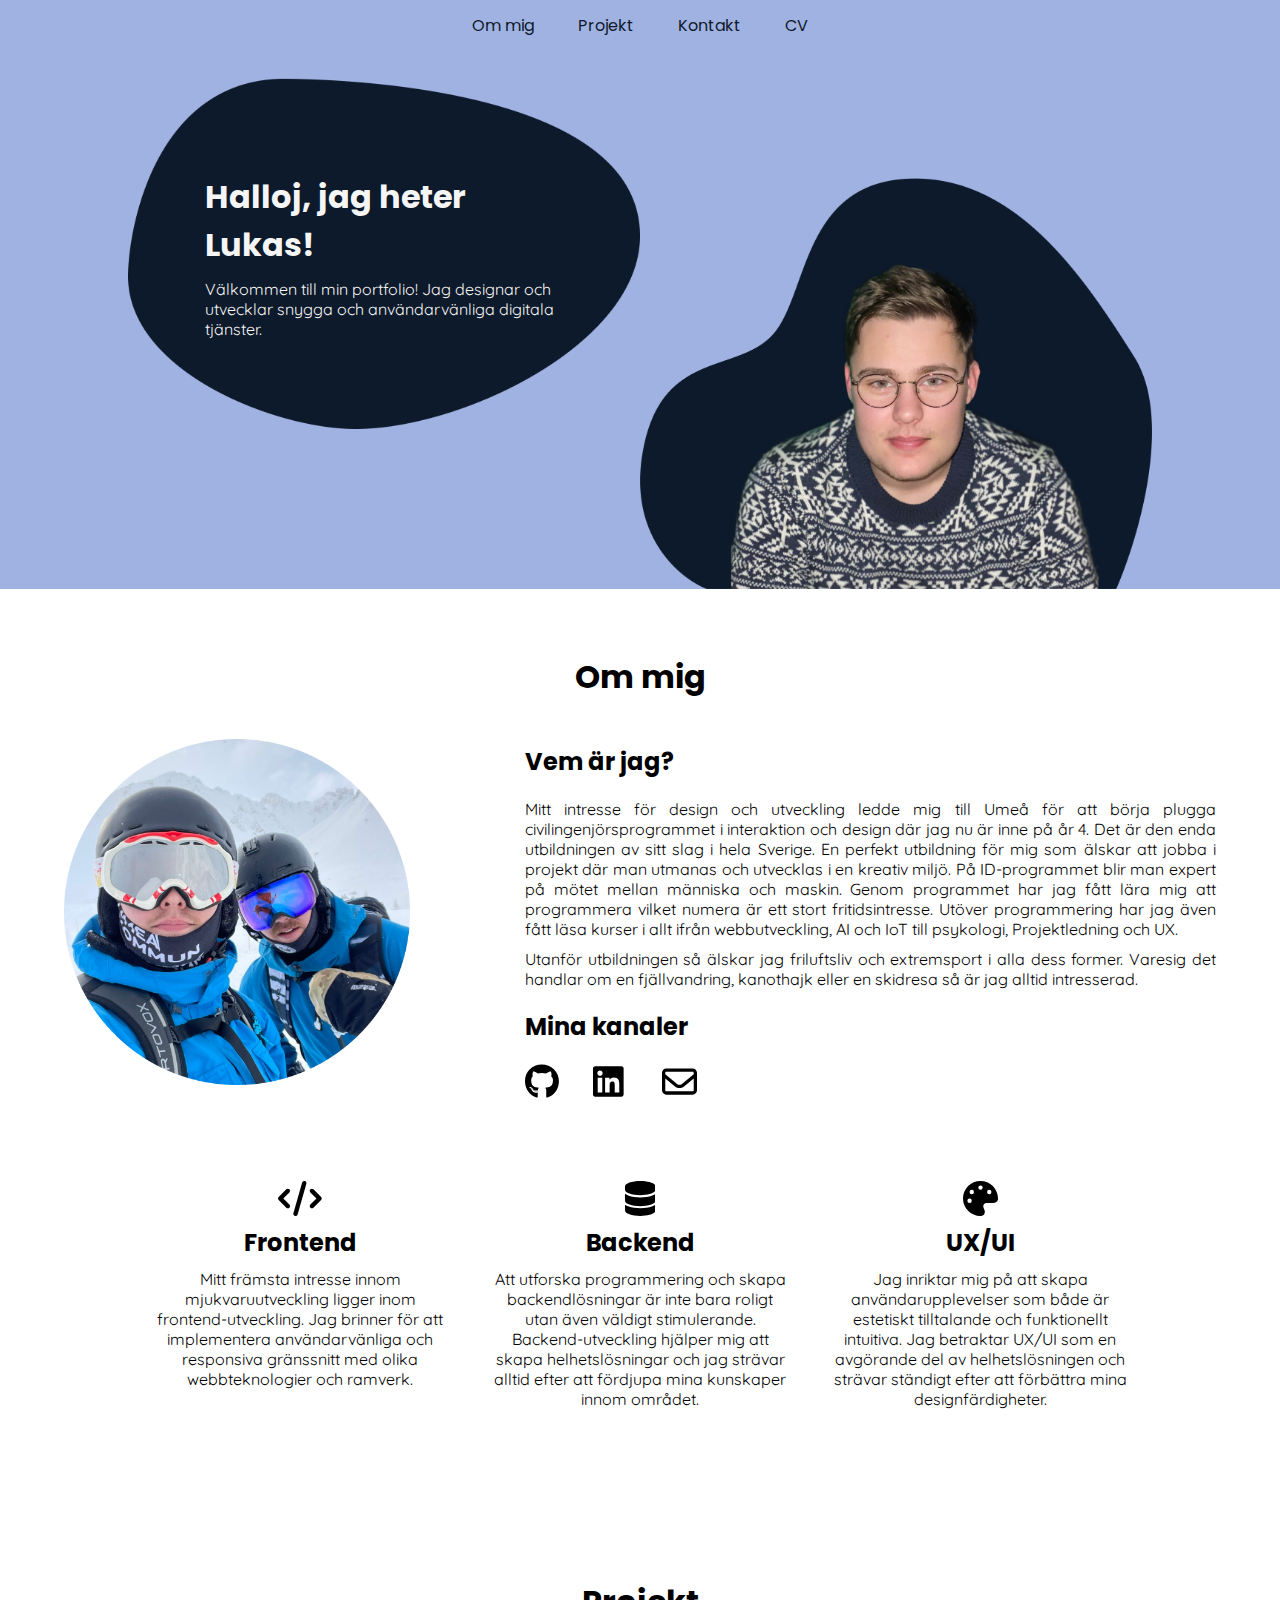
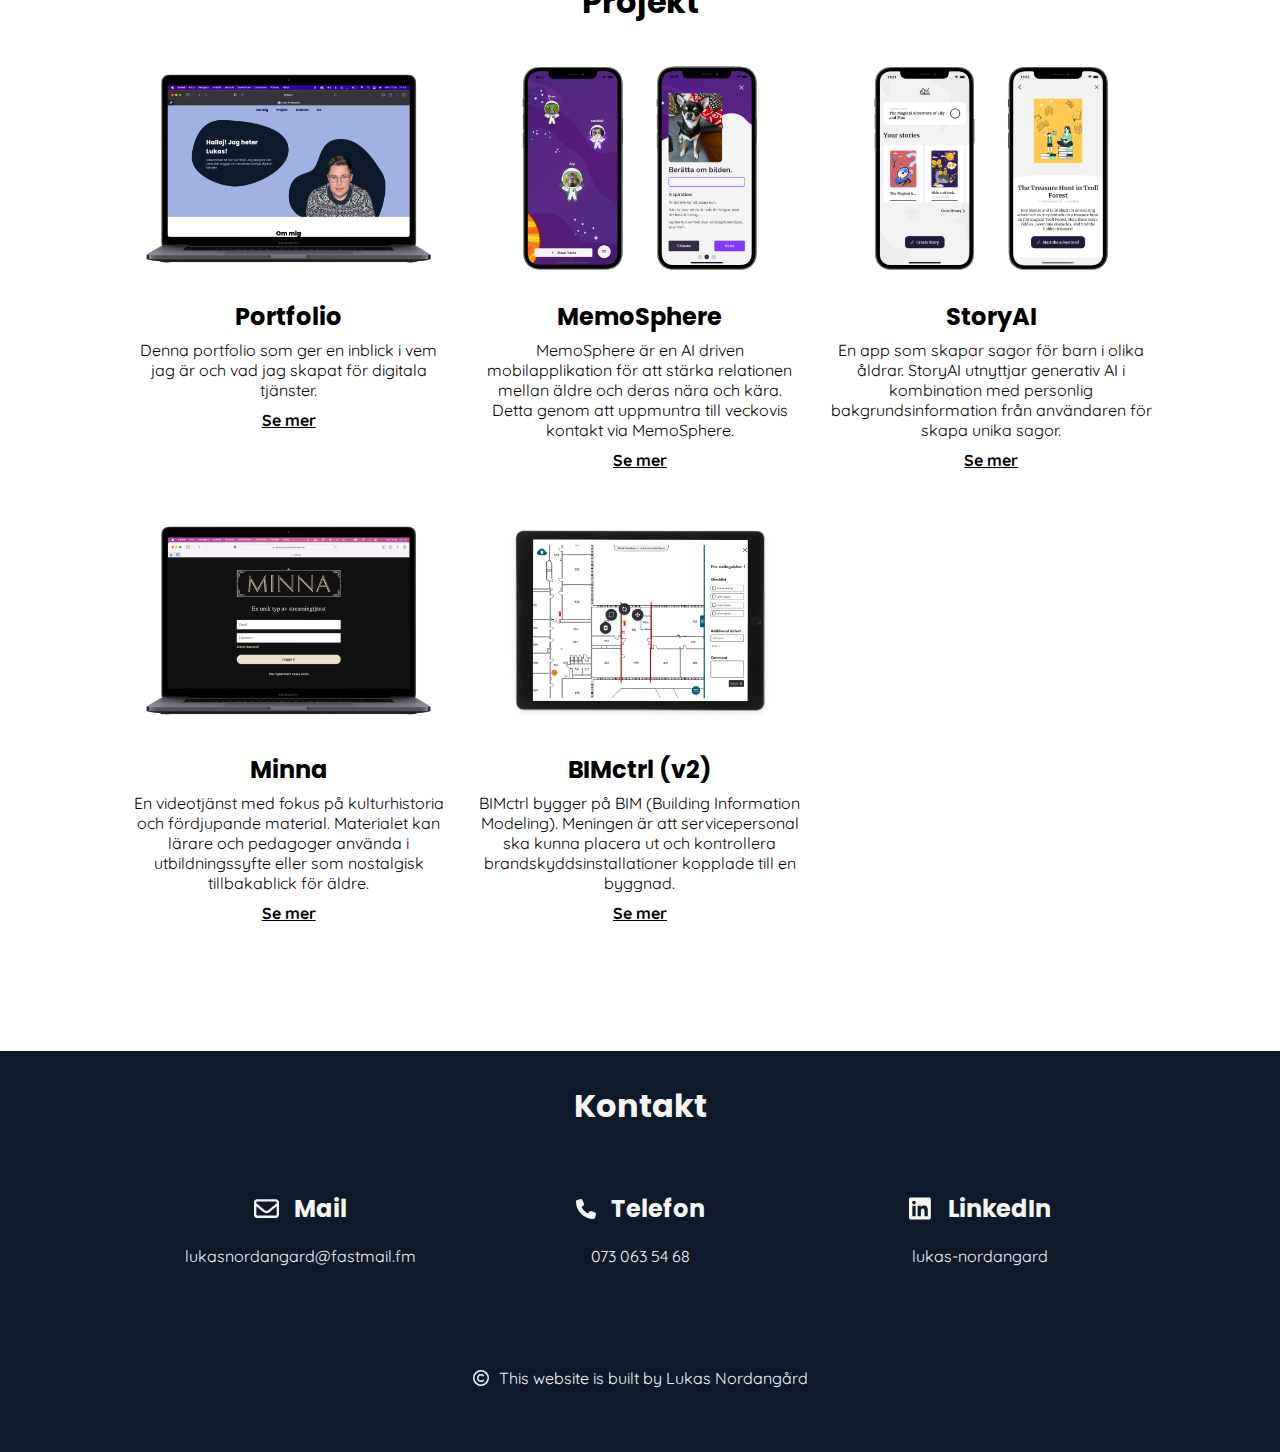
<file: index.html>
<!DOCTYPE html>
<html lang="sv">

<head>
    <meta charset="UTF-8">
    <meta name="author" content="Lukas Nordangård">
    <meta name="description" content="Lukas Nordangår portfolio">
    <meta name="keywords" content="Lukas Nordangård, Lukas, Nordangård, Nordangard, Developer, Utvecklare, programmering, programmer, UX, UI,  UX-designer, ux designer, user experience, civilingenjörsprogrammet i interaktion och design, civilingenjör, civilingenjörsprogram, civilingenjörsstudent, interaktion och design, interaktion & design, interaktionsdesign">
    <meta name="viewport" content="width=device-width, initial-scale=1.0">
    <link rel="preconnect" href="https://fonts.googleapis.com">
    <link rel="preconnect" href="https://fonts.gstatic.com" crossorigin>
    <link href="https://fonts.googleapis.com/css2?family=Poppins:wght@800&family=Quicksand&display=swap" rel="stylesheet">
    <link rel="stylesheet" href="styles.css">
    <title>Lukas Nordangård</title>
</head>

<body>
    <header>
        <div class="topnav">
            <div class="links">
                <a href="#bio">Om mig</a>
                <a href="#projekt">Projekt</a>
                <a href="#kontakt">Kontakt</a>
                <a href="docs/cv.pdf">CV</a>    
            </div>
        </div>    
    </header>
    
    <div class="container">
        <div class="top-container">

            <div class="introduction-container">
                <div class="introduction-text-container">
                    <div class="blobb-img">
                        <img src="imgs/blobb.png" alt="Blobb">
                    </div>
                    <div class="introduction-text">
                        <h1>Halloj, jag heter Lukas!</h1>
                        <p>Välkommen till min portfolio! Jag designar och utvecklar snygga och användarvänliga digitala tjänster.</p>
                    </div>
                </div>
                <div class="lukas-img">
                    <img src="imgs/lukas.png" alt="Bild på Lukas">
                </div>
            </div>
        </div>

        <div class="content-container">
            <div id="bio" class="bio-container">
                <div class="bio-title">
                    <h1>Om mig</h1>
                </div>
                <div class="bio-content">
                    <div class="bio-img-text-container">
                        <div class="bio-img">
                            <img src="imgs/lukas2.png" alt="Bild på Lukas">
                        </div>
                        <div class="bio-text">
                            <h2>Vem är jag?</h2>
                            <p>Mitt intresse för design och utveckling ledde mig till Umeå för att börja plugga civilingenjörsprogrammet i interaktion och design där jag nu är inne på år 4. Det är den enda utbildningen av sitt slag i hela Sverige. En perfekt utbildning för mig som älskar att jobba i projekt där man utmanas och utvecklas i en kreativ miljö. På ID-programmet blir man expert på mötet mellan människa och maskin. Genom programmet har jag fått lära mig att programmera vilket numera är ett stort fritidsintresse. Utöver programmering har jag även fått läsa kurser i allt ifrån webbutveckling, AI och IoT till psykologi, Projektledning och UX.</p>
                            <p></p>
                            <p>Utanför utbildningen så älskar jag friluftsliv och extremsport i alla dess former. Varesig det handlar om en fjällvandring, kanothajk eller en skidresa så är jag alltid intresserad.</p>

                            <h2>Mina kanaler</h2>
                            <div class="channels">  
                                <div class="channel">
                                    <a href="https://github.com/lukasnordangard" target="_blank">
                                        <svg xmlns="http://www.w3.org/2000/svg" height="35" viewBox="0 0 496 512"><path d="M165.9 397.4c0 2-2.3 3.6-5.2 3.6-3.3 .3-5.6-1.3-5.6-3.6 0-2 2.3-3.6 5.2-3.6 3-.3 5.6 1.3 5.6 3.6zm-31.1-4.5c-.7 2 1.3 4.3 4.3 4.9 2.6 1 5.6 0 6.2-2s-1.3-4.3-4.3-5.2c-2.6-.7-5.5 .3-6.2 2.3zm44.2-1.7c-2.9 .7-4.9 2.6-4.6 4.9 .3 2 2.9 3.3 5.9 2.6 2.9-.7 4.9-2.6 4.6-4.6-.3-1.9-3-3.2-5.9-2.9zM244.8 8C106.1 8 0 113.3 0 252c0 110.9 69.8 205.8 169.5 239.2 12.8 2.3 17.3-5.6 17.3-12.1 0-6.2-.3-40.4-.3-61.4 0 0-70 15-84.7-29.8 0 0-11.4-29.1-27.8-36.6 0 0-22.9-15.7 1.6-15.4 0 0 24.9 2 38.6 25.8 21.9 38.6 58.6 27.5 72.9 20.9 2.3-16 8.8-27.1 16-33.7-55.9-6.2-112.3-14.3-112.3-110.5 0-27.5 7.6-41.3 23.6-58.9-2.6-6.5-11.1-33.3 2.6-67.9 20.9-6.5 69 27 69 27 20-5.6 41.5-8.5 62.8-8.5s42.8 2.9 62.8 8.5c0 0 48.1-33.6 69-27 13.7 34.7 5.2 61.4 2.6 67.9 16 17.7 25.8 31.5 25.8 58.9 0 96.5-58.9 104.2-114.8 110.5 9.2 7.9 17 22.9 17 46.4 0 33.7-.3 75.4-.3 83.6 0 6.5 4.6 14.4 17.3 12.1C428.2 457.8 496 362.9 496 252 496 113.3 383.5 8 244.8 8zM97.2 352.9c-1.3 1-1 3.3 .7 5.2 1.6 1.6 3.9 2.3 5.2 1 1.3-1 1-3.3-.7-5.2-1.6-1.6-3.9-2.3-5.2-1zm-10.8-8.1c-.7 1.3 .3 2.9 2.3 3.9 1.6 1 3.6 .7 4.3-.7 .7-1.3-.3-2.9-2.3-3.9-2-.6-3.6-.3-4.3 .7zm32.4 35.6c-1.6 1.3-1 4.3 1.3 6.2 2.3 2.3 5.2 2.6 6.5 1 1.3-1.3 .7-4.3-1.3-6.2-2.2-2.3-5.2-2.6-6.5-1zm-11.4-14.7c-1.6 1-1.6 3.6 0 5.9 1.6 2.3 4.3 3.3 5.6 2.3 1.6-1.3 1.6-3.9 0-6.2-1.4-2.3-4-3.3-5.6-2z"/></svg>
                                    </a>
                                </div>
                                <div class="channel">
                                    <a href="https://www.linkedin.com/in/lukas-nordangard/" target="_blank">
                                        <svg xmlns="http://www.w3.org/2000/svg" height="35" viewBox="0 0 496 512"><path d="M416 32H31.9C14.3 32 0 46.5 0 64.3v383.4C0 465.5 14.3 480 31.9 480H416c17.6 0 32-14.5 32-32.3V64.3c0-17.8-14.4-32.3-32-32.3zM135.4 416H69V202.2h66.5V416zm-33.2-243c-21.3 0-38.5-17.3-38.5-38.5S80.9 96 102.2 96c21.2 0 38.5 17.3 38.5 38.5 0 21.3-17.2 38.5-38.5 38.5zm282.1 243h-66.4V312c0-24.8-.5-56.7-34.5-56.7-34.6 0-39.9 27-39.9 54.9V416h-66.4V202.2h63.7v29.2h.9c8.9-16.8 30.6-34.5 62.9-34.5 67.2 0 79.7 44.3 79.7 101.9V416z"/></svg>
                                    </a>
                                </div>
                                <div class="channel">
                                    <a href="mailto:lukasnordangard@fastmail.fm">
                                        <svg xmlns="http://www.w3.org/2000/svg" height="35" viewBox="0 0 512 512"><path d="M64 112c-8.8 0-16 7.2-16 16v22.1L220.5 291.7c20.7 17 50.4 17 71.1 0L464 150.1V128c0-8.8-7.2-16-16-16H64zM48 212.2V384c0 8.8 7.2 16 16 16H448c8.8 0 16-7.2 16-16V212.2L322 328.8c-38.4 31.5-93.7 31.5-132 0L48 212.2zM0 128C0 92.7 28.7 64 64 64H448c35.3 0 64 28.7 64 64V384c0 35.3-28.7 64-64 64H64c-35.3 0-64-28.7-64-64V128z"/></svg>
                                    </a>
                                </div>
                            </div>                            
                        </div>   
                    </div> 
                    <div class="main-skills-container">
                        <div class="main-skill-item">
                            <svg xmlns="http://www.w3.org/2000/svg" height="35" viewBox="0 0 640 512">
                                <path d="M392.8 1.2c-17-4.9-34.7 5-39.6 22l-128 448c-4.9 17 5 34.7 22 39.6s34.7-5 39.6-22l128-448c4.9-17-5-34.7-22-39.6zm80.6 120.1c-12.5 12.5-12.5 32.8 0 45.3L562.7 256l-89.4 89.4c-12.5 12.5-12.5 32.8 0 45.3s32.8 12.5 45.3 0l112-112c12.5-12.5 12.5-32.8 0-45.3l-112-112c-12.5-12.5-32.8-12.5-45.3 0zm-306.7 0c-12.5-12.5-32.8-12.5-45.3 0l-112 112c-12.5 12.5-12.5 32.8 0 45.3l112 112c12.5 12.5 32.8 12.5 45.3 0s12.5-32.8 0-45.3L77.3 256l89.4-89.4c12.5-12.5 12.5-32.8 0-45.3z"/>
                            </svg>
                            <h2>Frontend</h2>
                            <p>Mitt främsta intresse innom mjukvaruutveckling ligger inom frontend-utveckling. Jag brinner för att implementera användarvänliga och responsiva gränssnitt med olika webbteknologier och ramverk.</p>
                        </div>
                        <div class="main-skill-item">
                            <svg xmlns="http://www.w3.org/2000/svg" height="35" viewBox="0 0 448 512">
                                <path d="M448 80v48c0 44.2-100.3 80-224 80S0 172.2 0 128V80C0 35.8 100.3 0 224 0S448 35.8 448 80zM393.2 214.7c20.8-7.4 39.9-16.9 54.8-28.6V288c0 44.2-100.3 80-224 80S0 332.2 0 288V186.1c14.9 11.8 34 21.2 54.8 28.6C99.7 230.7 159.5 240 224 240s124.3-9.3 169.2-25.3zM0 346.1c14.9 11.8 34 21.2 54.8 28.6C99.7 390.7 159.5 400 224 400s124.3-9.3 169.2-25.3c20.8-7.4 39.9-16.9 54.8-28.6V432c0 44.2-100.3 80-224 80S0 476.2 0 432V346.1z"/>
                            </svg>
                            <h2>Backend</h2>
                            <p>Att utforska programmering och skapa backendlösningar är inte bara roligt utan även väldigt stimulerande. Backend-utveckling hjälper mig att skapa helhetslösningar och jag strävar alltid efter att fördjupa mina kunskaper innom området.</p>
                        </div>
                        <div class="main-skill-item">
                            <svg xmlns="http://www.w3.org/2000/svg" height="35" viewBox="0 0 512 512">
                                <path d="M512 256c0 .9 0 1.8 0 2.7c-.4 36.5-33.6 61.3-70.1 61.3H344c-26.5 0-48 21.5-48 48c0 3.4 .4 6.7 1 9.9c2.1 10.2 6.5 20 10.8 29.9c6.1 13.8 12.1 27.5 12.1 42c0 31.8-21.6 60.7-53.4 62c-3.5 .1-7 .2-10.6 .2C114.6 512 0 397.4 0 256S114.6 0 256 0S512 114.6 512 256zM128 288a32 32 0 1 0 -64 0 32 32 0 1 0 64 0zm0-96a32 32 0 1 0 0-64 32 32 0 1 0 0 64zM288 96a32 32 0 1 0 -64 0 32 32 0 1 0 64 0zm96 96a32 32 0 1 0 0-64 32 32 0 1 0 0 64z"/>
                            </svg>
                            <h2>UX/UI</h2>
                            <p>Jag inriktar mig på att skapa användarupplevelser som både är estetiskt tilltalande och funktionellt intuitiva. Jag betraktar UX/UI som en avgörande del av helhetslösningen och strävar ständigt efter att förbättra mina designfärdigheter.</p>
                        </div>    
                    </div>        
                </div>
            </div>    

            <div id="projekt" class="project-container">
                <div class="project-title">
                    <h1>Projekt</h1>
                </div>
                <div class="projects-grid">
                    <a href="portfolio.html">
                        <div class="project-grid-element">
                            <img src="imgs/Portfolio/portfolio.png" alt="Portfolio">
                            <h2 class="project-grid-element-title">Portfolio</h2>
                            <p class="project-grid-element-text">Denna portfolio som ger en inblick i vem jag är och vad jag skapat för digitala tjänster.</p>
                            <p class="project-grid-element-more">Se mer</p>
                        </div>    
                    </a>
                    <a href="memoSphere.html">
                        <div class="project-grid-element">
                            <img src="imgs/MemoSphere/MemoSphere.png" alt="MemoSphere">
                            <h2 class="project-grid-element-title">MemoSphere</h2>
                            <p class="project-grid-element-text">MemoSphere är en AI driven mobilapplikation för att stärka relationen mellan äldre och deras nära och kära. Detta genom att uppmuntra till veckovis kontakt via MemoSphere.</p>
                            <p class="project-grid-element-more">Se mer</p>
                        </div>
                    </a>
                    <a href="storyAi.html">
                        <div class="project-grid-element">
                            <img src="imgs/StoryAI/StoryAI.png" alt="StoryAI">
                            <h2 class="project-grid-element-title">StoryAI</h2>
                            <p class="project-grid-element-text">En app som skapar sagor för barn i olika åldrar. StoryAI utnyttjar generativ AI i kombination med personlig bakgrundsinformation från användaren för skapa unika sagor.</p>
                            <p class="project-grid-element-more">Se mer</p>
                        </div>
                    </a>
                    <a href="minna.html">
                        <div class="project-grid-element">
                            <img src="imgs/minna/minna.png" alt="Minna">
                            <h2 class="project-grid-element-title">Minna</h2>
                            <p class="project-grid-element-text">En videotjänst med fokus på kulturhistoria och fördjupande material. Materialet kan lärare och pedagoger använda i utbildningssyfte eller som nostalgisk tillbakablick för äldre.</p>
                            <p class="project-grid-element-more">Se mer</p>
                        </div>
                    </a>
                    <a href="bimctrl.html">
                        <div class="project-grid-element">
                            <img src="imgs/BIMctrl/BIMctrl.png" alt="BIMctrl">
                            <h2 class="project-grid-element-title">BIMctrl (v2)</h2>
                            <p class="project-grid-element-text">BIMctrl bygger på BIM (Building Information Modeling). Meningen är att servicepersonal ska kunna placera ut och kontrollera brandskyddsinstallationer kopplade till en byggnad.</p>
                            <p class="project-grid-element-more">Se mer</p>
                        </div>
                    </a>
                </div>
            </div>    
        </div>

        <footer>
            <div id="kontakt" class="contact">
                <div class="contact-container">
                    <div class="contact-title">
                        <h1>Kontakt</h1>
                    </div>    
                    <div class="contact-content">
                        <div class="contact-item">
                            <div class="contact-item-title">
                                <svg stroke="currentColor" fill="currentColor" stroke-width="0" xmlns="http://www.w3.org/2000/svg" height="25" viewBox="0 0 512 512" style="color:whitesmoke;"><path d="M64 112c-8.8 0-16 7.2-16 16v22.1L220.5 291.7c20.7 17 50.4 17 71.1 0L464 150.1V128c0-8.8-7.2-16-16-16H64zM48 212.2V384c0 8.8 7.2 16 16 16H448c8.8 0 16-7.2 16-16V212.2L322 328.8c-38.4 31.5-93.7 31.5-132 0L48 212.2zM0 128C0 92.7 28.7 64 64 64H448c35.3 0 64 28.7 64 64V384c0 35.3-28.7 64-64 64H64c-35.3 0-64-28.7-64-64V128z"/></svg>
                                <h2>Mail</h2>
                            </div>
                            <a href="mailto:lukasnordangard@fastmail.fm">lukasnordangard@fastmail.fm</a>
                        </div>
                        <div class="contact-item">
                            <div class="contact-item-title">
                                <svg stroke="currentColor" fill="currentColor" stroke-width="0" xmlns="http://www.w3.org/2000/svg" height="20" viewBox="0 0 512 512" style="color:whitesmoke;"><path d="M164.9 24.6c-7.7-18.6-28-28.5-47.4-23.2l-88 24C12.1 30.2 0 46 0 64C0 311.4 200.6 512 448 512c18 0 33.8-12.1 38.6-29.5l24-88c5.3-19.4-4.6-39.7-23.2-47.4l-96-40c-16.3-6.8-35.2-2.1-46.3 11.6L304.7 368C234.3 334.7 177.3 277.7 144 207.3L193.3 167c13.7-11.2 18.4-30 11.6-46.3l-40-96z"/></svg>
                                <h2>Telefon</h2>
                            </div>
                            <a href="sms:0730635468">073 063 54 68</a>
                        </div>
                        <div class="contact-item">
                            <div class="contact-item-title">
                                <svg stroke="currentColor" fill="currentColor" stroke-width="0" xmlns="http://www.w3.org/2000/svg" height="25" viewBox="0 0 496 512" style="color:whitesmoke;"><path d="M416 32H31.9C14.3 32 0 46.5 0 64.3v383.4C0 465.5 14.3 480 31.9 480H416c17.6 0 32-14.5 32-32.3V64.3c0-17.8-14.4-32.3-32-32.3zM135.4 416H69V202.2h66.5V416zm-33.2-243c-21.3 0-38.5-17.3-38.5-38.5S80.9 96 102.2 96c21.2 0 38.5 17.3 38.5 38.5 0 21.3-17.2 38.5-38.5 38.5zm282.1 243h-66.4V312c0-24.8-.5-56.7-34.5-56.7-34.6 0-39.9 27-39.9 54.9V416h-66.4V202.2h63.7v29.2h.9c8.9-16.8 30.6-34.5 62.9-34.5 67.2 0 79.7 44.3 79.7 101.9V416z"/></svg>
                                <h2>LinkedIn</h2>
                            </div>
                            <a href="https://www.linkedin.com/in/lukas-nordangard/">lukas-nordangard</a>
                        </div>
                    </div>  
                    <div class="copyright">
                        <svg stroke="currentColor" fill="currentColor" stroke-width="0" xmlns="http://www.w3.org/2000/svg" height="16" viewBox="0 0 512 512" style="color:whitesmoke;"><path d="M256 48a208 208 0 1 1 0 416 208 208 0 1 1 0-416zm0 464A256 256 0 1 0 256 0a256 256 0 1 0 0 512zM199.4 312.6c-31.2-31.2-31.2-81.9 0-113.1s81.9-31.2 113.1 0c9.4 9.4 24.6 9.4 33.9 0s9.4-24.6 0-33.9c-50-50-131-50-181 0s-50 131 0 181s131 50 181 0c9.4-9.4 9.4-24.6 0-33.9s-24.6-9.4-33.9 0c-31.2 31.2-81.9 31.2-113.1 0z"/></svg>
                        <p> This website is built by Lukas Nordangård</p>
                    </div>      
                </div>
            </div>    
        </footer>
    </div>
</body>

</html>
</file>
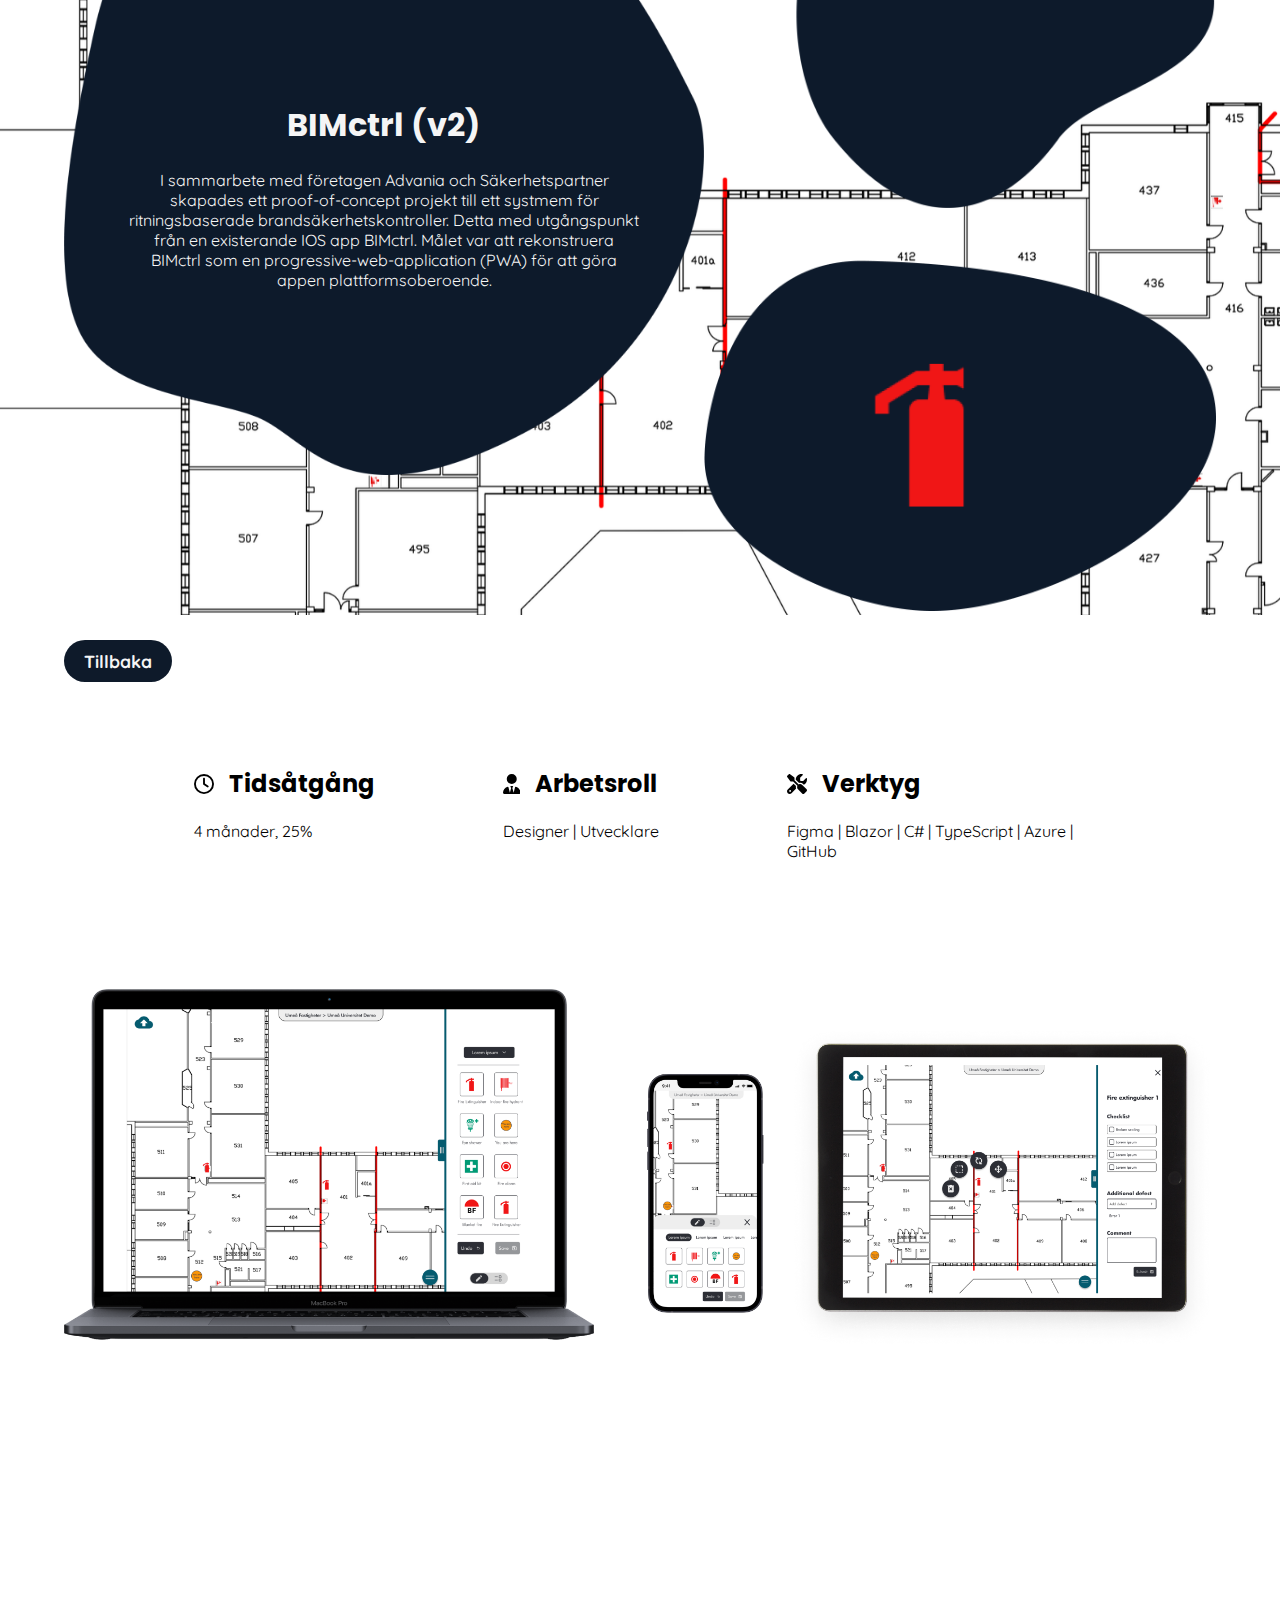
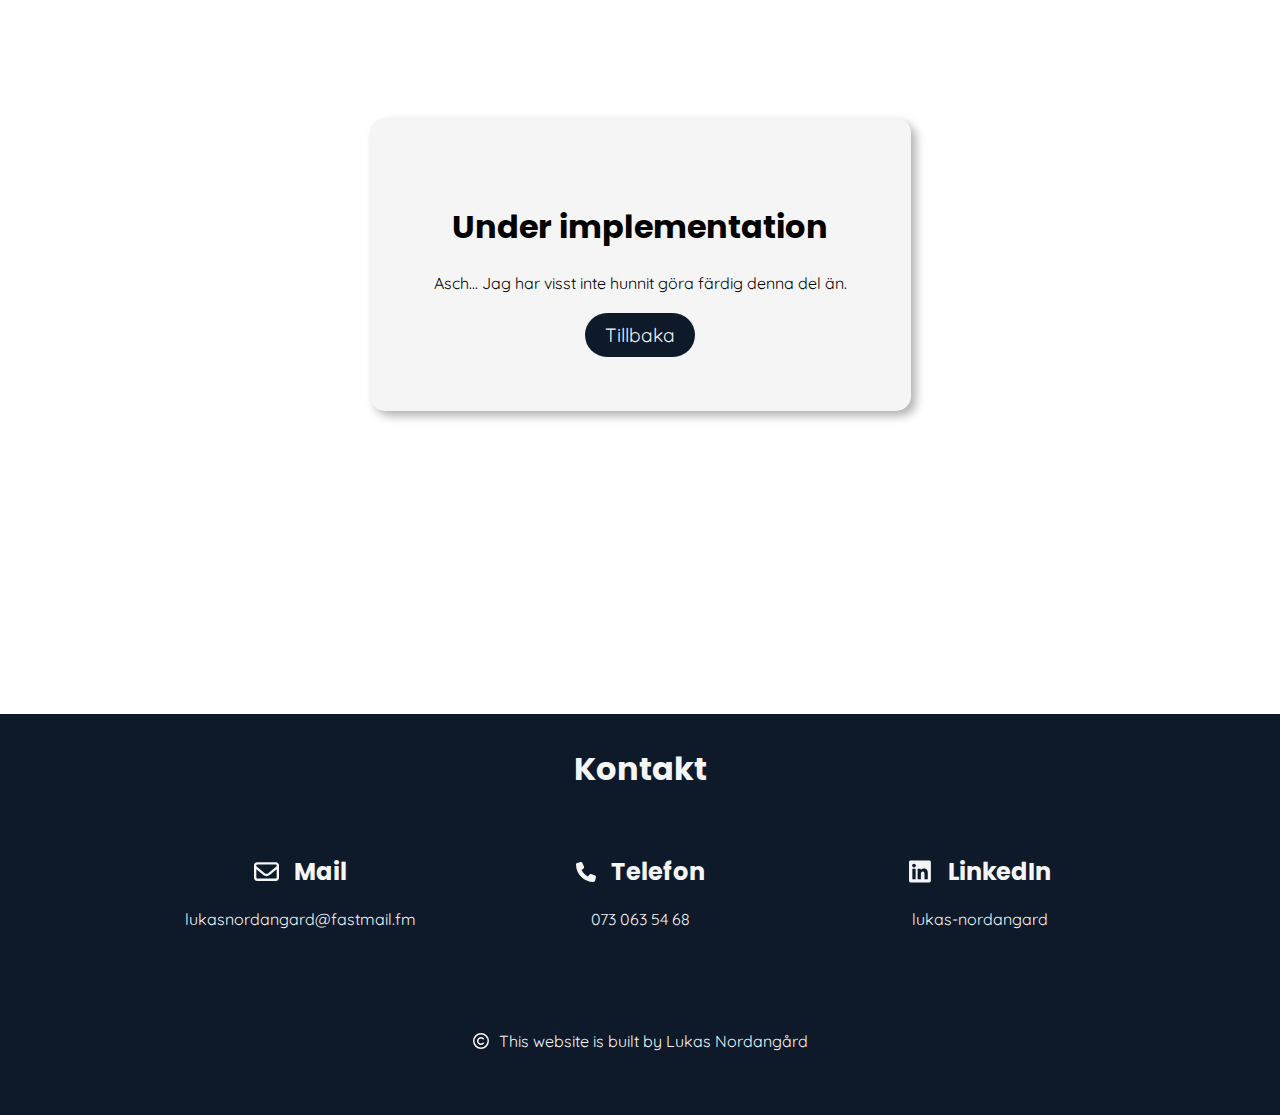
<file: bimctrl.html>
<!DOCTYPE html>
<html lang="sv">

<head>
    <meta charset="UTF-8">
    <meta name="author" content="Lukas Nordangård">
    <meta name="viewport" content="width=device-width, initial-scale=1.0">
    <link rel="preconnect" href="https://fonts.googleapis.com">
    <link rel="preconnect" href="https://fonts.gstatic.com" crossorigin>
    <link href="https://fonts.googleapis.com/css2?family=Poppins:wght@800&family=Quicksand&display=swap" rel="stylesheet">
    <link rel="stylesheet" href="styles.css">
    <title>BIMctrl</title>
</head>

<body>

    <div class="container">
        <div class="project-top-container bimctrl">
            <div class="project-introduction-container">
                <div class="project-introduction-text-container">
                    <div class="project-text-blobb">
                        <img src="imgs/projectTextBlobb.png"  alt="Projekt blobb">
                        <div class="project-introduction-text">
                            <h1>BIMctrl (v2)</h1>
                            <p>I sammarbete med företagen Advania och Säkerhetspartner skapades ett proof-of-concept projekt till ett systmem för ritningsbaserade brandsäkerhetskontroller. Detta med utgångspunkt från en existerande IOS app BIMctrl. Målet var att rekonstruera BIMctrl som en progressive-web-application (PWA) för att göra appen plattformsoberoende.</p>
                        </div>    
                    </div>
                </div>
                <div class="project-logo-blobb">
                    <img src="imgs/BIMctrl/bimBlobbs.png"  alt="Projekt blobb">
                </div>
            </div>
        </div>

        <div class="project-view-container">
            <div class="project-view-content">
                <a class="back-btn" href="index.html">
                    <p>Tillbaka</p>
                </a> 

                <div class="info-container">
                    <div class="info-item">
                        <div class="info-item-title">
                            <svg xmlns="http://www.w3.org/2000/svg" height="20" viewBox="0 0 512 512"><!--!Font Awesome Free 6.5.1 by @fontawesome - https://fontawesome.com License - https://fontawesome.com/license/free Copyright 2024 Fonticons, Inc.--><path d="M464 256A208 208 0 1 1 48 256a208 208 0 1 1 416 0zM0 256a256 256 0 1 0 512 0A256 256 0 1 0 0 256zM232 120V256c0 8 4 15.5 10.7 20l96 64c11 7.4 25.9 4.4 33.3-6.7s4.4-25.9-6.7-33.3L280 243.2V120c0-13.3-10.7-24-24-24s-24 10.7-24 24z"/></svg>
                            <h2>Tidsåtgång</h2>
                        </div>
                        <p>4 månader, 25%</p>
                    </div>
                    <div class="info-item">
                        <div class="info-item-title">
                            <svg xmlns="http://www.w3.org/2000/svg" height="20" viewBox="0 0 448 512"><!--!Font Awesome Free 6.5.1 by @fontawesome - https://fontawesome.com License - https://fontawesome.com/license/free Copyright 2024 Fonticons, Inc.--><path d="M96 128a128 128 0 1 0 256 0A128 128 0 1 0 96 128zm94.5 200.2l18.6 31L175.8 483.1l-36-146.9c-2-8.1-9.8-13.4-17.9-11.3C51.9 342.4 0 405.8 0 481.3c0 17 13.8 30.7 30.7 30.7H162.5c0 0 0 0 .1 0H168 280h5.5c0 0 0 0 .1 0H417.3c17 0 30.7-13.8 30.7-30.7c0-75.5-51.9-138.9-121.9-156.4c-8.1-2-15.9 3.3-17.9 11.3l-36 146.9L238.9 359.2l18.6-31c6.4-10.7-1.3-24.2-13.7-24.2H224 204.3c-12.4 0-20.1 13.6-13.7 24.2z"/></svg>
                            <h2>Arbetsroll</h2>
                        </div>
                        <p>Designer | Utvecklare</p>
                    </div>
                    <div class="info-item">
                        <div class="info-item-title">
                            <svg xmlns="http://www.w3.org/2000/svg" height="20" viewBox="0 0 512 512"><!--!Font Awesome Free 6.5.1 by @fontawesome - https://fontawesome.com License - https://fontawesome.com/license/free Copyright 2024 Fonticons, Inc.--><path d="M78.6 5C69.1-2.4 55.6-1.5 47 7L7 47c-8.5 8.5-9.4 22-2.1 31.6l80 104c4.5 5.9 11.6 9.4 19 9.4h54.1l109 109c-14.7 29-10 65.4 14.3 89.6l112 112c12.5 12.5 32.8 12.5 45.3 0l64-64c12.5-12.5 12.5-32.8 0-45.3l-112-112c-24.2-24.2-60.6-29-89.6-14.3l-109-109V104c0-7.5-3.5-14.5-9.4-19L78.6 5zM19.9 396.1C7.2 408.8 0 426.1 0 444.1C0 481.6 30.4 512 67.9 512c18 0 35.3-7.2 48-19.9L233.7 374.3c-7.8-20.9-9-43.6-3.6-65.1l-61.7-61.7L19.9 396.1zM512 144c0-10.5-1.1-20.7-3.2-30.5c-2.4-11.2-16.1-14.1-24.2-6l-63.9 63.9c-3 3-7.1 4.7-11.3 4.7H352c-8.8 0-16-7.2-16-16V102.6c0-4.2 1.7-8.3 4.7-11.3l63.9-63.9c8.1-8.1 5.2-21.8-6-24.2C388.7 1.1 378.5 0 368 0C288.5 0 224 64.5 224 144l0 .8 85.3 85.3c36-9.1 75.8 .5 104 28.7L429 274.5c49-23 83-72.8 83-130.5zM56 432a24 24 0 1 1 48 0 24 24 0 1 1 -48 0z"/></svg>
                            <h2>Verktyg</h2>
                        </div>
                        <div class="tools">
                            <p>Figma | Blazor | C# | TypeScript | Azure | GitHub</p>
                        </div>
                    </div>
                </div>

                <div class="project-img">
                    <img src="imgs/BIMctrl/bimUnits.png" alt="BIMctrl(v2)">
                </div>

                <div class="not-done-container">
                    <div class="not-done-content">
                        <h1>Under implementation</h1>
                        <p>Asch... Jag har visst inte hunnit göra färdig denna del än.</p>   
                        <a href="index.html">Tillbaka</a> 
                    </div>
                </div>    
            </div>
        </div>

        <footer>
            <div id="kontakt" class="contact">
                <div class="contact-container">
                    <div class="contact-title">
                        <h1>Kontakt</h1>
                    </div>    
                    <div class="contact-content">
                        <div class="contact-item">
                            <div class="contact-item-title">
                                <svg stroke="currentColor" fill="currentColor" stroke-width="0" xmlns="http://www.w3.org/2000/svg" height="25" viewBox="0 0 512 512" style="color:whitesmoke;"><path d="M64 112c-8.8 0-16 7.2-16 16v22.1L220.5 291.7c20.7 17 50.4 17 71.1 0L464 150.1V128c0-8.8-7.2-16-16-16H64zM48 212.2V384c0 8.8 7.2 16 16 16H448c8.8 0 16-7.2 16-16V212.2L322 328.8c-38.4 31.5-93.7 31.5-132 0L48 212.2zM0 128C0 92.7 28.7 64 64 64H448c35.3 0 64 28.7 64 64V384c0 35.3-28.7 64-64 64H64c-35.3 0-64-28.7-64-64V128z"/></svg>
                                <h2>Mail</h2>
                            </div>
                            <a href="mailto:lukasnordangard@fastmail.fm">lukasnordangard@fastmail.fm</a>
                        </div>
                        <div class="contact-item">
                            <div class="contact-item-title">
                                <svg stroke="currentColor" fill="currentColor" stroke-width="0" xmlns="http://www.w3.org/2000/svg" height="20" viewBox="0 0 512 512" style="color:whitesmoke;"><path d="M164.9 24.6c-7.7-18.6-28-28.5-47.4-23.2l-88 24C12.1 30.2 0 46 0 64C0 311.4 200.6 512 448 512c18 0 33.8-12.1 38.6-29.5l24-88c5.3-19.4-4.6-39.7-23.2-47.4l-96-40c-16.3-6.8-35.2-2.1-46.3 11.6L304.7 368C234.3 334.7 177.3 277.7 144 207.3L193.3 167c13.7-11.2 18.4-30 11.6-46.3l-40-96z"/></svg>
                                <h2>Telefon</h2>
                            </div>
                            <a href="sms:0730635468">073 063 54 68</a>
                        </div>
                        <div class="contact-item">
                            <div class="contact-item-title">
                                <svg stroke="currentColor" fill="currentColor" stroke-width="0" xmlns="http://www.w3.org/2000/svg" height="25" viewBox="0 0 496 512" style="color:whitesmoke;"><path d="M416 32H31.9C14.3 32 0 46.5 0 64.3v383.4C0 465.5 14.3 480 31.9 480H416c17.6 0 32-14.5 32-32.3V64.3c0-17.8-14.4-32.3-32-32.3zM135.4 416H69V202.2h66.5V416zm-33.2-243c-21.3 0-38.5-17.3-38.5-38.5S80.9 96 102.2 96c21.2 0 38.5 17.3 38.5 38.5 0 21.3-17.2 38.5-38.5 38.5zm282.1 243h-66.4V312c0-24.8-.5-56.7-34.5-56.7-34.6 0-39.9 27-39.9 54.9V416h-66.4V202.2h63.7v29.2h.9c8.9-16.8 30.6-34.5 62.9-34.5 67.2 0 79.7 44.3 79.7 101.9V416z"/></svg>
                                <h2>LinkedIn</h2>
                            </div>
                            <a href="https://www.linkedin.com/in/lukas-nordangard/">lukas-nordangard</a>
                        </div>
                    </div>  
                    <div class="copyright">
                        <svg stroke="currentColor" fill="currentColor" stroke-width="0" xmlns="http://www.w3.org/2000/svg" height="16" viewBox="0 0 512 512" style="color:whitesmoke;"><path d="M256 48a208 208 0 1 1 0 416 208 208 0 1 1 0-416zm0 464A256 256 0 1 0 256 0a256 256 0 1 0 0 512zM199.4 312.6c-31.2-31.2-31.2-81.9 0-113.1s81.9-31.2 113.1 0c9.4 9.4 24.6 9.4 33.9 0s9.4-24.6 0-33.9c-50-50-131-50-181 0s-50 131 0 181s131 50 181 0c9.4-9.4 9.4-24.6 0-33.9s-24.6-9.4-33.9 0c-31.2 31.2-81.9 31.2-113.1 0z"/></svg>
                        <p> This website is built by Lukas Nordangård</p>
                    </div>      
                </div>
            </div>
        </footer>    
    </div>

</body>

</html>
</file>
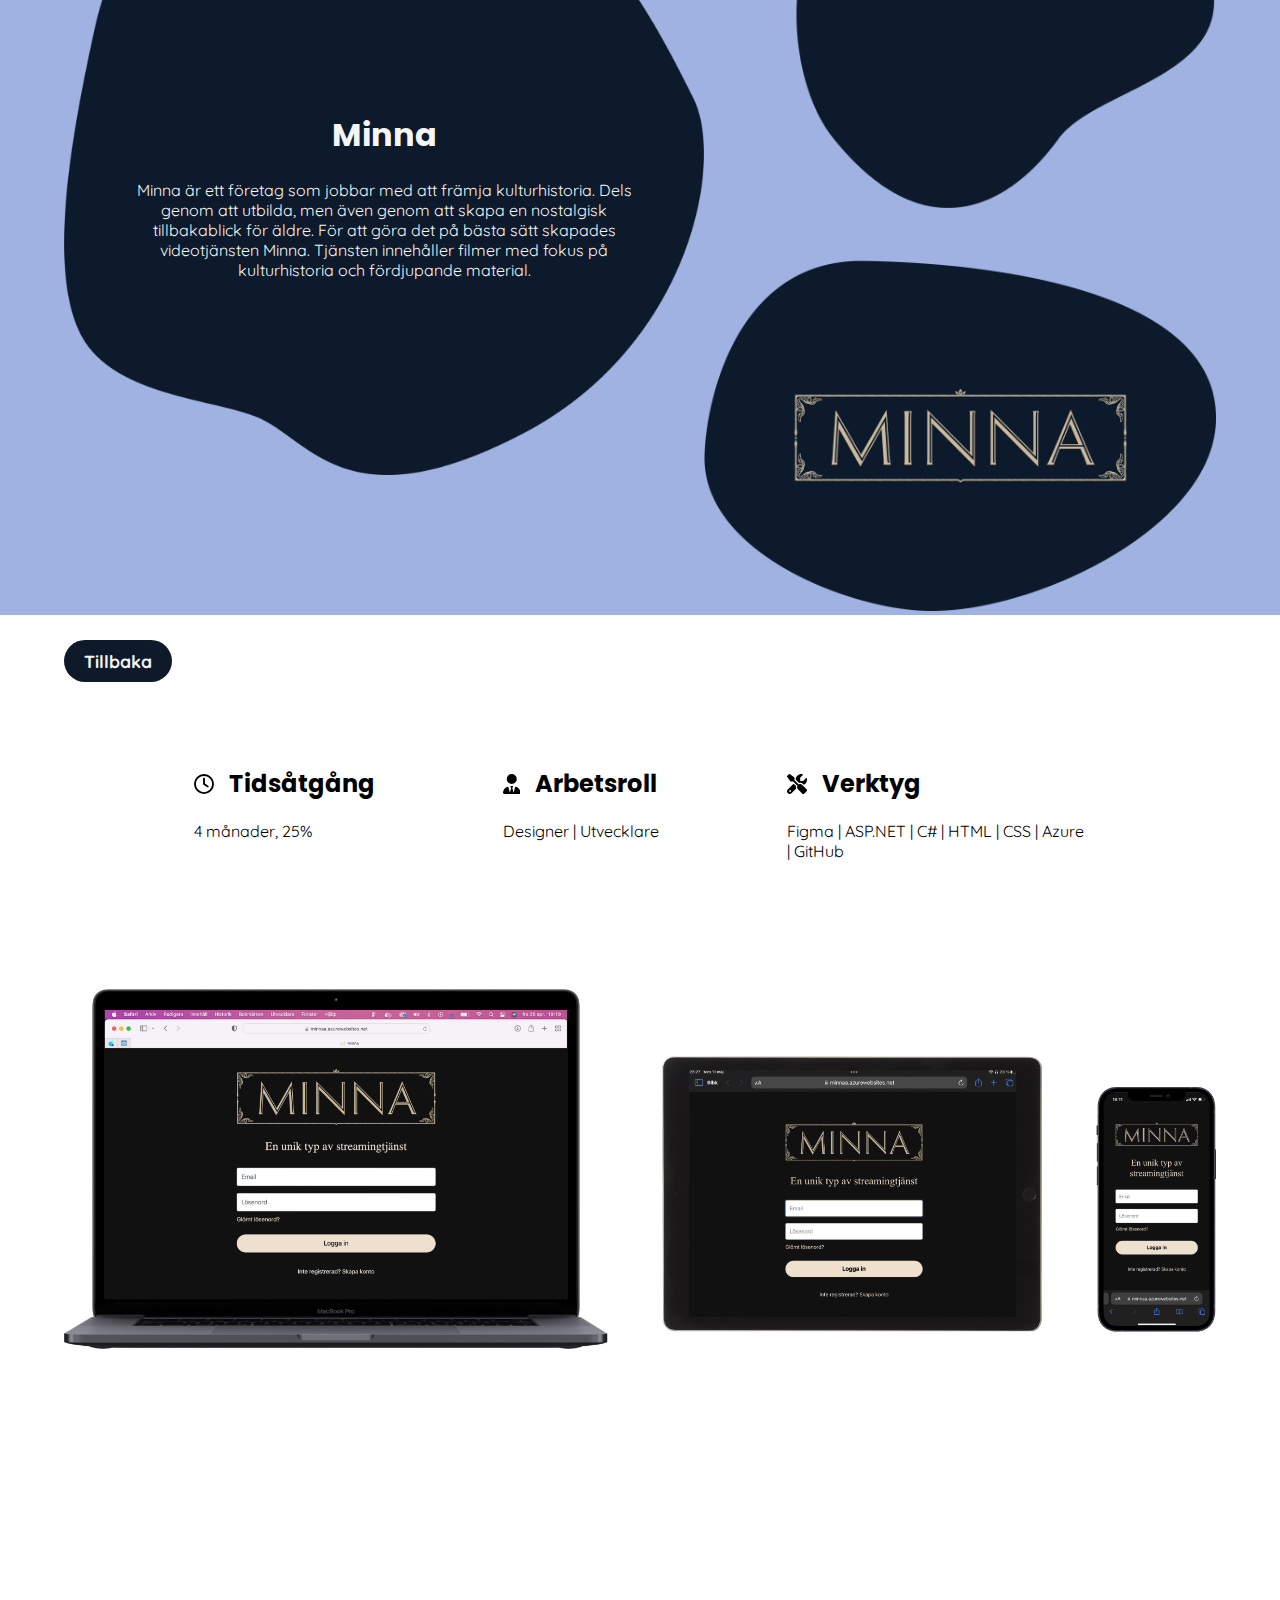
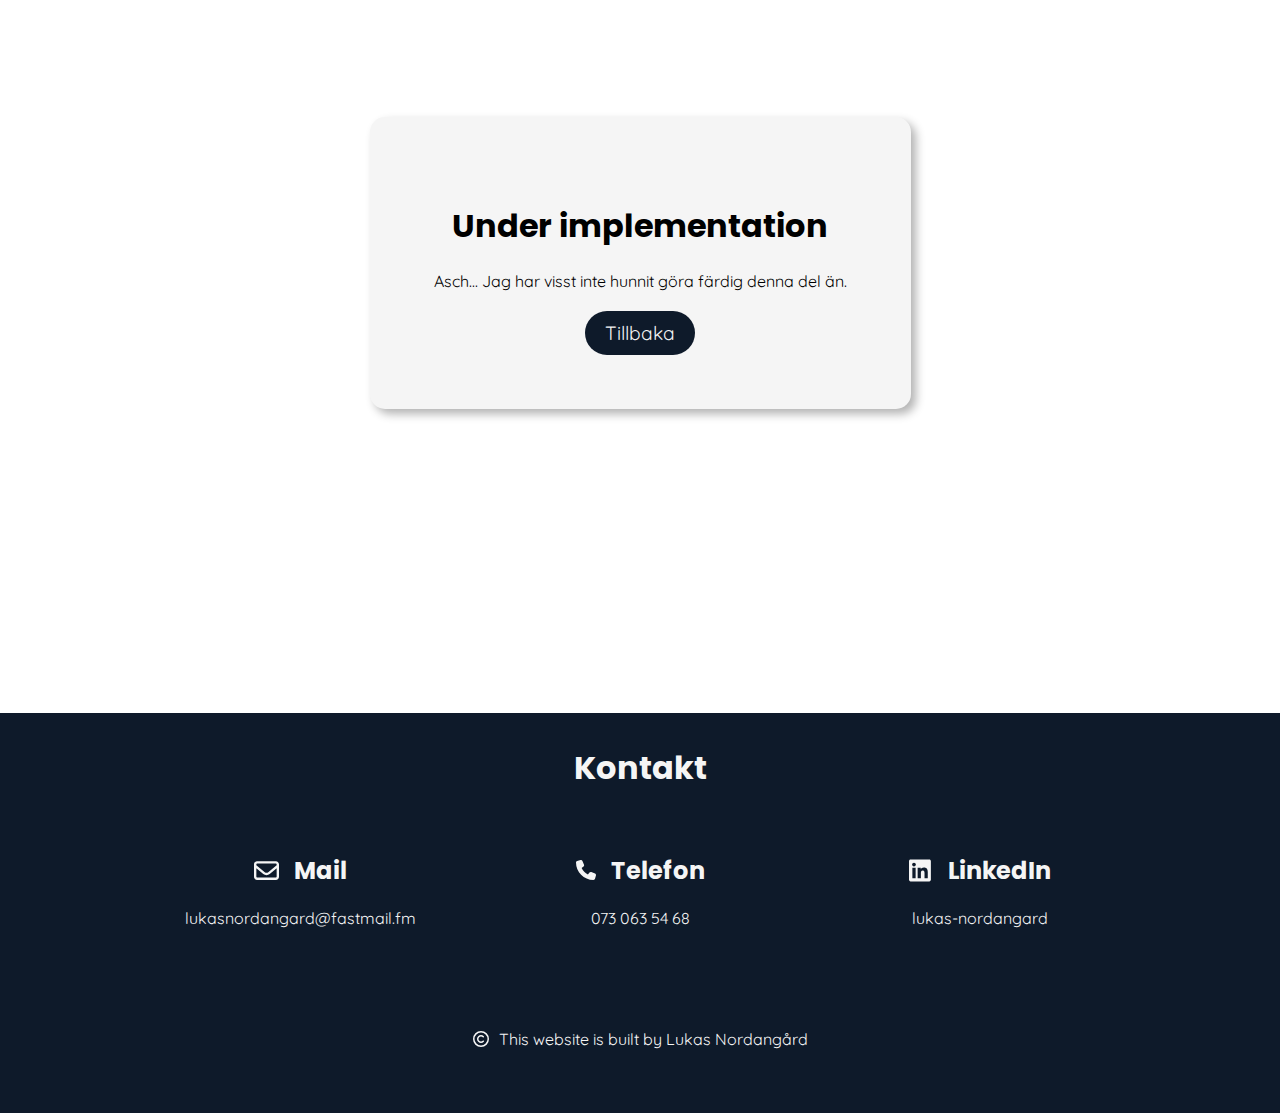
<file: minna.html>
<!DOCTYPE html>
<html lang="sv">

<head>
    <meta charset="UTF-8">
    <meta name="author" content="Lukas Nordangård">
    <meta name="viewport" content="width=device-width, initial-scale=1.0">
    <link rel="preconnect" href="https://fonts.googleapis.com">
    <link rel="preconnect" href="https://fonts.gstatic.com" crossorigin>
    <link href="https://fonts.googleapis.com/css2?family=Poppins:wght@800&family=Quicksand&display=swap" rel="stylesheet">
    <link rel="stylesheet" href="styles.css">
    <title>Lukas Nordangård</title>
</head>

<body>

    <div class="container">
        <div class="project-top-container">
            <div class="project-introduction-container">
                <div class="project-introduction-text-container">
                    <div class="project-text-blobb">
                        <img src="imgs/projectTextBlobb.png"  alt="Projekt blobb">
                        <div class="project-introduction-text">
                            <h1>Minna</h1>
                            <p>Minna är ett företag som jobbar med att främja kulturhistoria. Dels genom att utbilda, men även genom att skapa en nostalgisk tillbakablick för äldre. För att göra det på bästa sätt skapades videotjänsten Minna. Tjänsten innehåller filmer med fokus på kulturhistoria och fördjupande material.</p>
                        </div>    
                    </div>
                </div>
                <div class="project-logo-blobb">
                    <img src="imgs/minna/minnaBlobbs.png"  alt="Projekt blobb">
                </div>
            </div>
        </div>

        <div class="project-view-container">
            <div class="project-view-content">
                <a class="back-btn" href="index.html">
                    <p>Tillbaka</p>
                </a> 

                <div class="info-container">
                    <div class="info-item">
                        <div class="info-item-title">
                            <svg xmlns="http://www.w3.org/2000/svg" height="20" viewBox="0 0 512 512"><!--!Font Awesome Free 6.5.1 by @fontawesome - https://fontawesome.com License - https://fontawesome.com/license/free Copyright 2024 Fonticons, Inc.--><path d="M464 256A208 208 0 1 1 48 256a208 208 0 1 1 416 0zM0 256a256 256 0 1 0 512 0A256 256 0 1 0 0 256zM232 120V256c0 8 4 15.5 10.7 20l96 64c11 7.4 25.9 4.4 33.3-6.7s4.4-25.9-6.7-33.3L280 243.2V120c0-13.3-10.7-24-24-24s-24 10.7-24 24z"/></svg>
                            <h2>Tidsåtgång</h2>
                        </div>
                        <p>4 månader, 25%</p>
                    </div>
                    <div class="info-item">
                        <div class="info-item-title">
                            <svg xmlns="http://www.w3.org/2000/svg" height="20" viewBox="0 0 448 512"><!--!Font Awesome Free 6.5.1 by @fontawesome - https://fontawesome.com License - https://fontawesome.com/license/free Copyright 2024 Fonticons, Inc.--><path d="M96 128a128 128 0 1 0 256 0A128 128 0 1 0 96 128zm94.5 200.2l18.6 31L175.8 483.1l-36-146.9c-2-8.1-9.8-13.4-17.9-11.3C51.9 342.4 0 405.8 0 481.3c0 17 13.8 30.7 30.7 30.7H162.5c0 0 0 0 .1 0H168 280h5.5c0 0 0 0 .1 0H417.3c17 0 30.7-13.8 30.7-30.7c0-75.5-51.9-138.9-121.9-156.4c-8.1-2-15.9 3.3-17.9 11.3l-36 146.9L238.9 359.2l18.6-31c6.4-10.7-1.3-24.2-13.7-24.2H224 204.3c-12.4 0-20.1 13.6-13.7 24.2z"/></svg>
                            <h2>Arbetsroll</h2>
                        </div>
                        <p>Designer | Utvecklare</p>
                    </div>
                    <div class="info-item">
                        <div class="info-item-title">
                            <svg xmlns="http://www.w3.org/2000/svg" height="20" viewBox="0 0 512 512"><!--!Font Awesome Free 6.5.1 by @fontawesome - https://fontawesome.com License - https://fontawesome.com/license/free Copyright 2024 Fonticons, Inc.--><path d="M78.6 5C69.1-2.4 55.6-1.5 47 7L7 47c-8.5 8.5-9.4 22-2.1 31.6l80 104c4.5 5.9 11.6 9.4 19 9.4h54.1l109 109c-14.7 29-10 65.4 14.3 89.6l112 112c12.5 12.5 32.8 12.5 45.3 0l64-64c12.5-12.5 12.5-32.8 0-45.3l-112-112c-24.2-24.2-60.6-29-89.6-14.3l-109-109V104c0-7.5-3.5-14.5-9.4-19L78.6 5zM19.9 396.1C7.2 408.8 0 426.1 0 444.1C0 481.6 30.4 512 67.9 512c18 0 35.3-7.2 48-19.9L233.7 374.3c-7.8-20.9-9-43.6-3.6-65.1l-61.7-61.7L19.9 396.1zM512 144c0-10.5-1.1-20.7-3.2-30.5c-2.4-11.2-16.1-14.1-24.2-6l-63.9 63.9c-3 3-7.1 4.7-11.3 4.7H352c-8.8 0-16-7.2-16-16V102.6c0-4.2 1.7-8.3 4.7-11.3l63.9-63.9c8.1-8.1 5.2-21.8-6-24.2C388.7 1.1 378.5 0 368 0C288.5 0 224 64.5 224 144l0 .8 85.3 85.3c36-9.1 75.8 .5 104 28.7L429 274.5c49-23 83-72.8 83-130.5zM56 432a24 24 0 1 1 48 0 24 24 0 1 1 -48 0z"/></svg>
                            <h2>Verktyg</h2>
                        </div>
                        <div class="tools">
                            <p>Figma | ASP.NET | C# | HTML | CSS | Azure | GitHub</p>
                        </div>
                    </div>
                </div>

                <!--
                <div class="project-img2">
                    <img src="imgs/minna/minnaMovie.png" alt="Minna">
                </div>
                -->

                <div class="project-img">
                    <img src="imgs/minna/minnaUnits.png" alt="Minna">
                </div>

                <div class="not-done-container">
                    <div class="not-done-content">
                        <h1>Under implementation</h1>
                        <p>Asch... Jag har visst inte hunnit göra färdig denna del än.</p>   
                        <a href="index.html">Tillbaka</a> 
                    </div>
                </div>    
            </div>
        </div>

        <footer>
            <div id="kontakt" class="contact">
                <div class="contact-container">
                    <div class="contact-title">
                        <h1>Kontakt</h1>
                    </div>    
                    <div class="contact-content">
                        <div class="contact-item">
                            <div class="contact-item-title">
                                <svg stroke="currentColor" fill="currentColor" stroke-width="0" xmlns="http://www.w3.org/2000/svg" height="25" viewBox="0 0 512 512" style="color:whitesmoke;"><path d="M64 112c-8.8 0-16 7.2-16 16v22.1L220.5 291.7c20.7 17 50.4 17 71.1 0L464 150.1V128c0-8.8-7.2-16-16-16H64zM48 212.2V384c0 8.8 7.2 16 16 16H448c8.8 0 16-7.2 16-16V212.2L322 328.8c-38.4 31.5-93.7 31.5-132 0L48 212.2zM0 128C0 92.7 28.7 64 64 64H448c35.3 0 64 28.7 64 64V384c0 35.3-28.7 64-64 64H64c-35.3 0-64-28.7-64-64V128z"/></svg>
                                <h2>Mail</h2>
                            </div>
                            <a href="mailto:lukasnordangard@fastmail.fm">lukasnordangard@fastmail.fm</a>
                        </div>
                        <div class="contact-item">
                            <div class="contact-item-title">
                                <svg stroke="currentColor" fill="currentColor" stroke-width="0" xmlns="http://www.w3.org/2000/svg" height="20" viewBox="0 0 512 512" style="color:whitesmoke;"><path d="M164.9 24.6c-7.7-18.6-28-28.5-47.4-23.2l-88 24C12.1 30.2 0 46 0 64C0 311.4 200.6 512 448 512c18 0 33.8-12.1 38.6-29.5l24-88c5.3-19.4-4.6-39.7-23.2-47.4l-96-40c-16.3-6.8-35.2-2.1-46.3 11.6L304.7 368C234.3 334.7 177.3 277.7 144 207.3L193.3 167c13.7-11.2 18.4-30 11.6-46.3l-40-96z"/></svg>
                                <h2>Telefon</h2>
                            </div>
                            <a href="sms:0730635468">073 063 54 68</a>
                        </div>
                        <div class="contact-item">
                            <div class="contact-item-title">
                                <svg stroke="currentColor" fill="currentColor" stroke-width="0" xmlns="http://www.w3.org/2000/svg" height="25" viewBox="0 0 496 512" style="color:whitesmoke;"><path d="M416 32H31.9C14.3 32 0 46.5 0 64.3v383.4C0 465.5 14.3 480 31.9 480H416c17.6 0 32-14.5 32-32.3V64.3c0-17.8-14.4-32.3-32-32.3zM135.4 416H69V202.2h66.5V416zm-33.2-243c-21.3 0-38.5-17.3-38.5-38.5S80.9 96 102.2 96c21.2 0 38.5 17.3 38.5 38.5 0 21.3-17.2 38.5-38.5 38.5zm282.1 243h-66.4V312c0-24.8-.5-56.7-34.5-56.7-34.6 0-39.9 27-39.9 54.9V416h-66.4V202.2h63.7v29.2h.9c8.9-16.8 30.6-34.5 62.9-34.5 67.2 0 79.7 44.3 79.7 101.9V416z"/></svg>
                                <h2>LinkedIn</h2>
                            </div>
                            <a href="https://www.linkedin.com/in/lukas-nordangard/">lukas-nordangard</a>
                        </div>
                    </div>  
                    <div class="copyright">
                        <svg stroke="currentColor" fill="currentColor" stroke-width="0" xmlns="http://www.w3.org/2000/svg" height="16" viewBox="0 0 512 512" style="color:whitesmoke;"><path d="M256 48a208 208 0 1 1 0 416 208 208 0 1 1 0-416zm0 464A256 256 0 1 0 256 0a256 256 0 1 0 0 512zM199.4 312.6c-31.2-31.2-31.2-81.9 0-113.1s81.9-31.2 113.1 0c9.4 9.4 24.6 9.4 33.9 0s9.4-24.6 0-33.9c-50-50-131-50-181 0s-50 131 0 181s131 50 181 0c9.4-9.4 9.4-24.6 0-33.9s-24.6-9.4-33.9 0c-31.2 31.2-81.9 31.2-113.1 0z"/></svg>
                        <p> This website is built by Lukas Nordangård</p>
                    </div>      
                </div>
            </div>
        </footer>    
    </div>

</body>

</html>
</file>
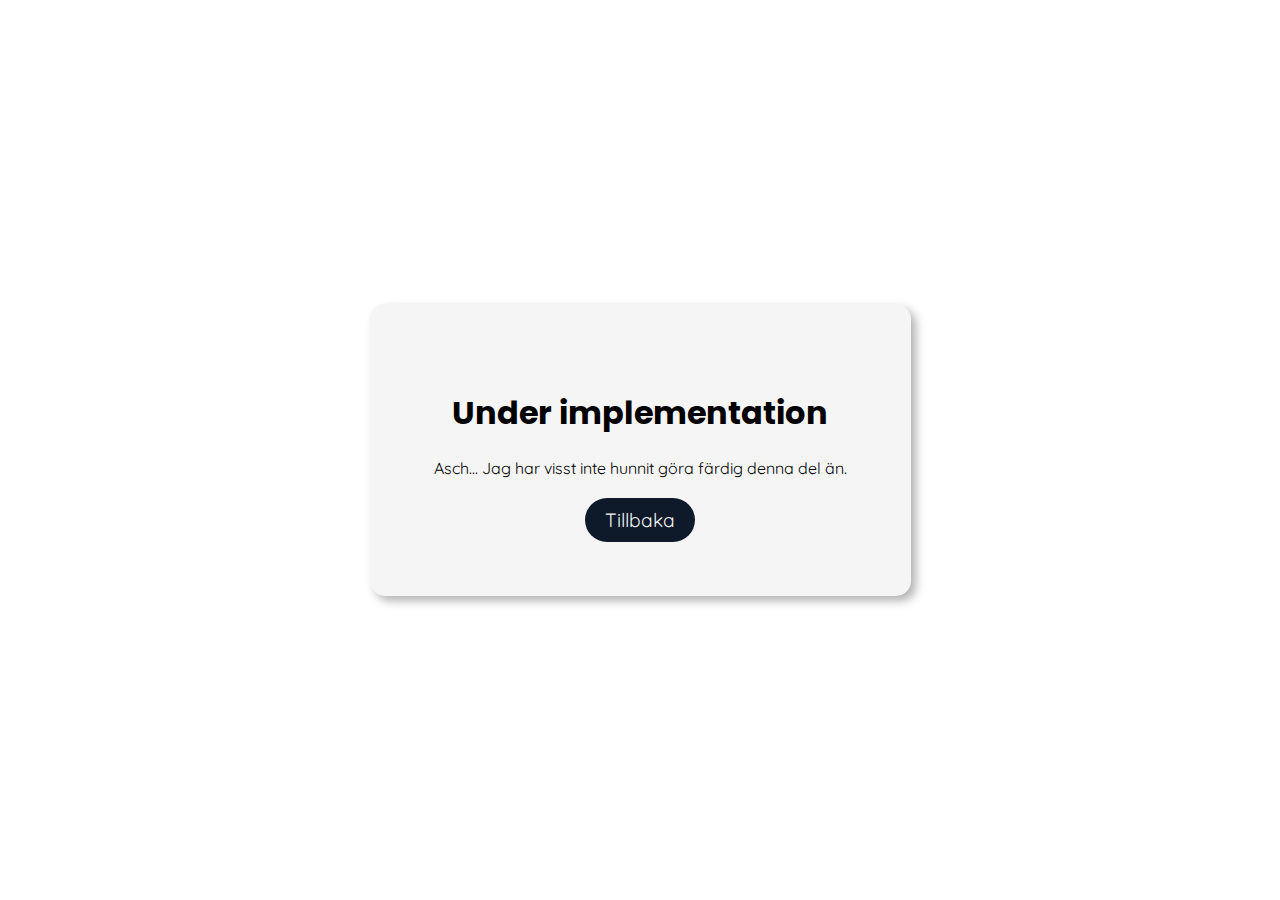
<file: notDone.html>
<!DOCTYPE html>
<html lang="sv">

<head>
    <meta charset="UTF-8">
    <meta name="author" content="Lukas Nordangård">
    <meta name="viewport" content="width=device-width, initial-scale=1.0">
    <link rel="preconnect" href="https://fonts.googleapis.com">
    <link rel="preconnect" href="https://fonts.gstatic.com" crossorigin>
    <link href="https://fonts.googleapis.com/css2?family=Poppins:wght@800&family=Quicksand&display=swap" rel="stylesheet">
    <link rel="stylesheet" href="styles.css">
    <title>Lukas Nordangård</title>
</head>

<body>

    <div class="container">
        <div class="not-done-container">
            <div class="not-done-content">
                <h1>Under implementation</h1>
                <p>Asch... Jag har visst inte hunnit göra färdig denna del än.</p>   
                <a href="index.html">Tillbaka</a> 
            </div>
        </div>
    </div>

</body>

</html>
</file>
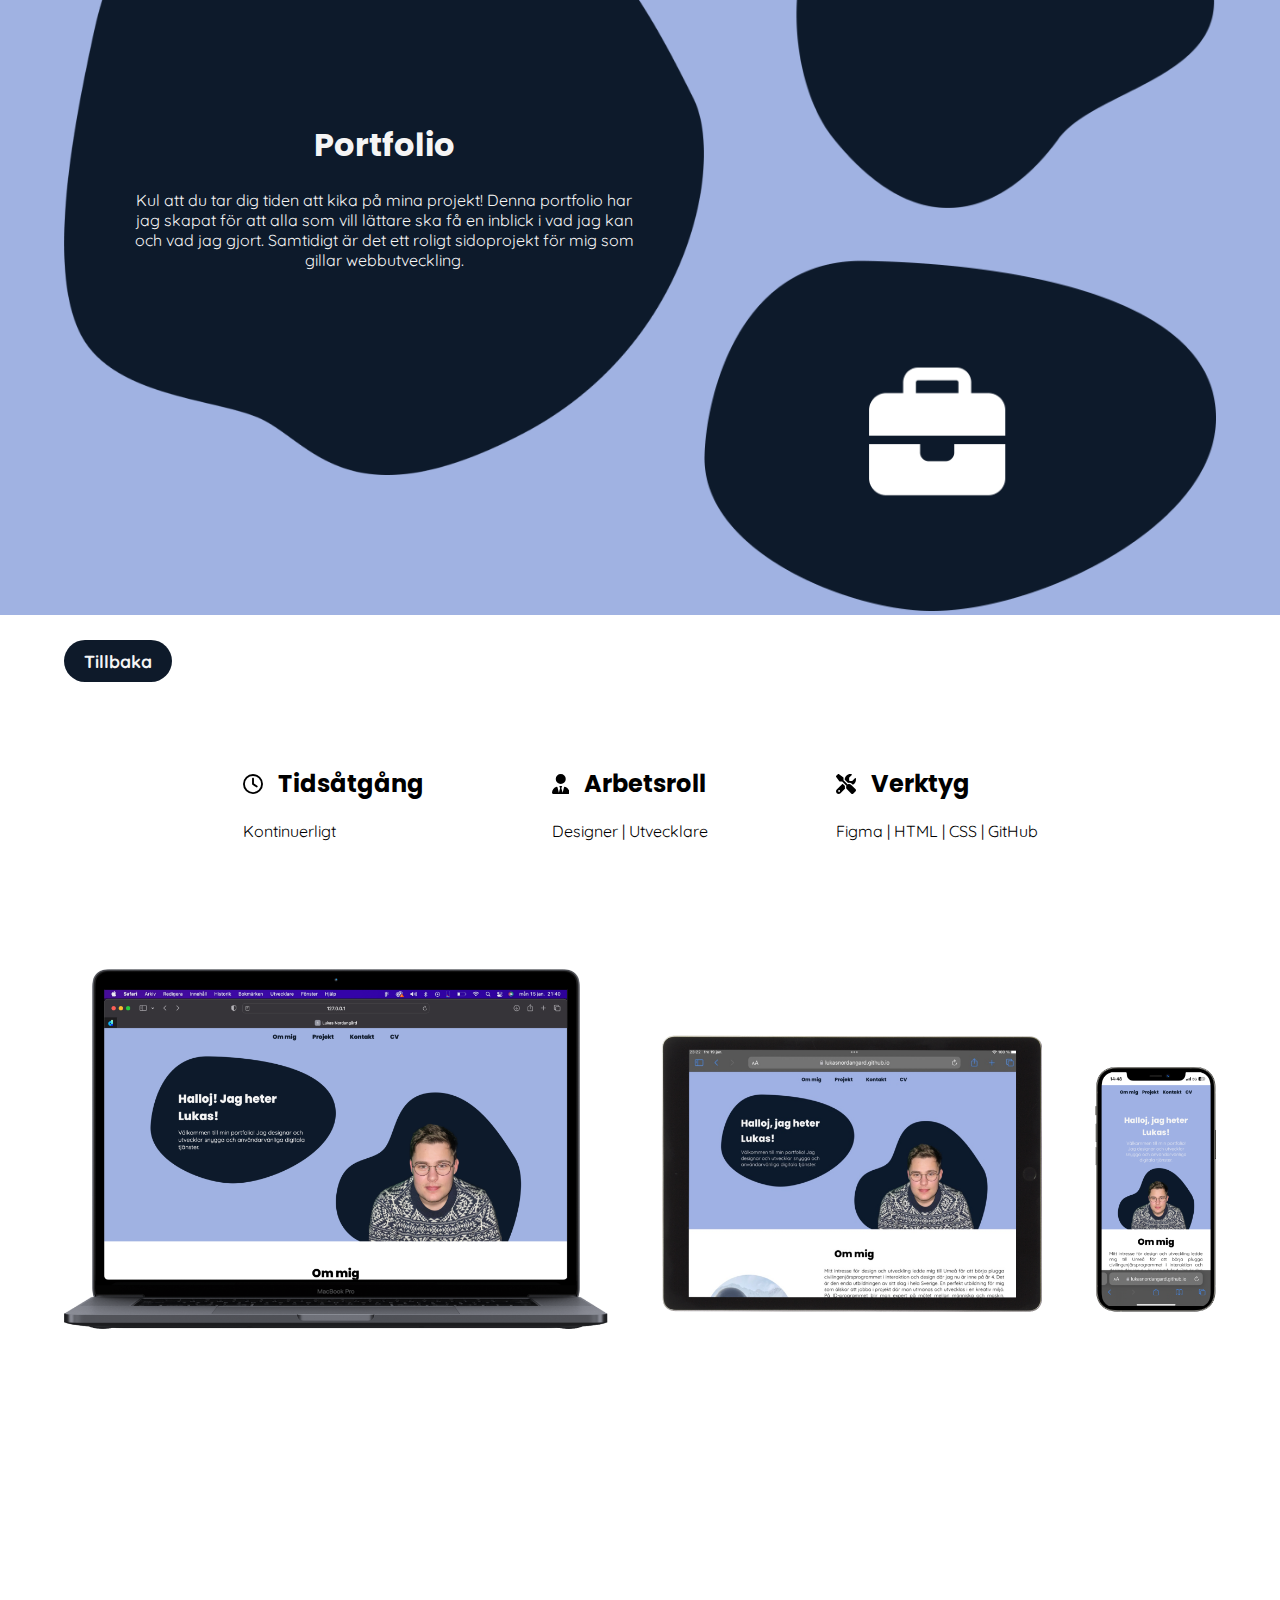
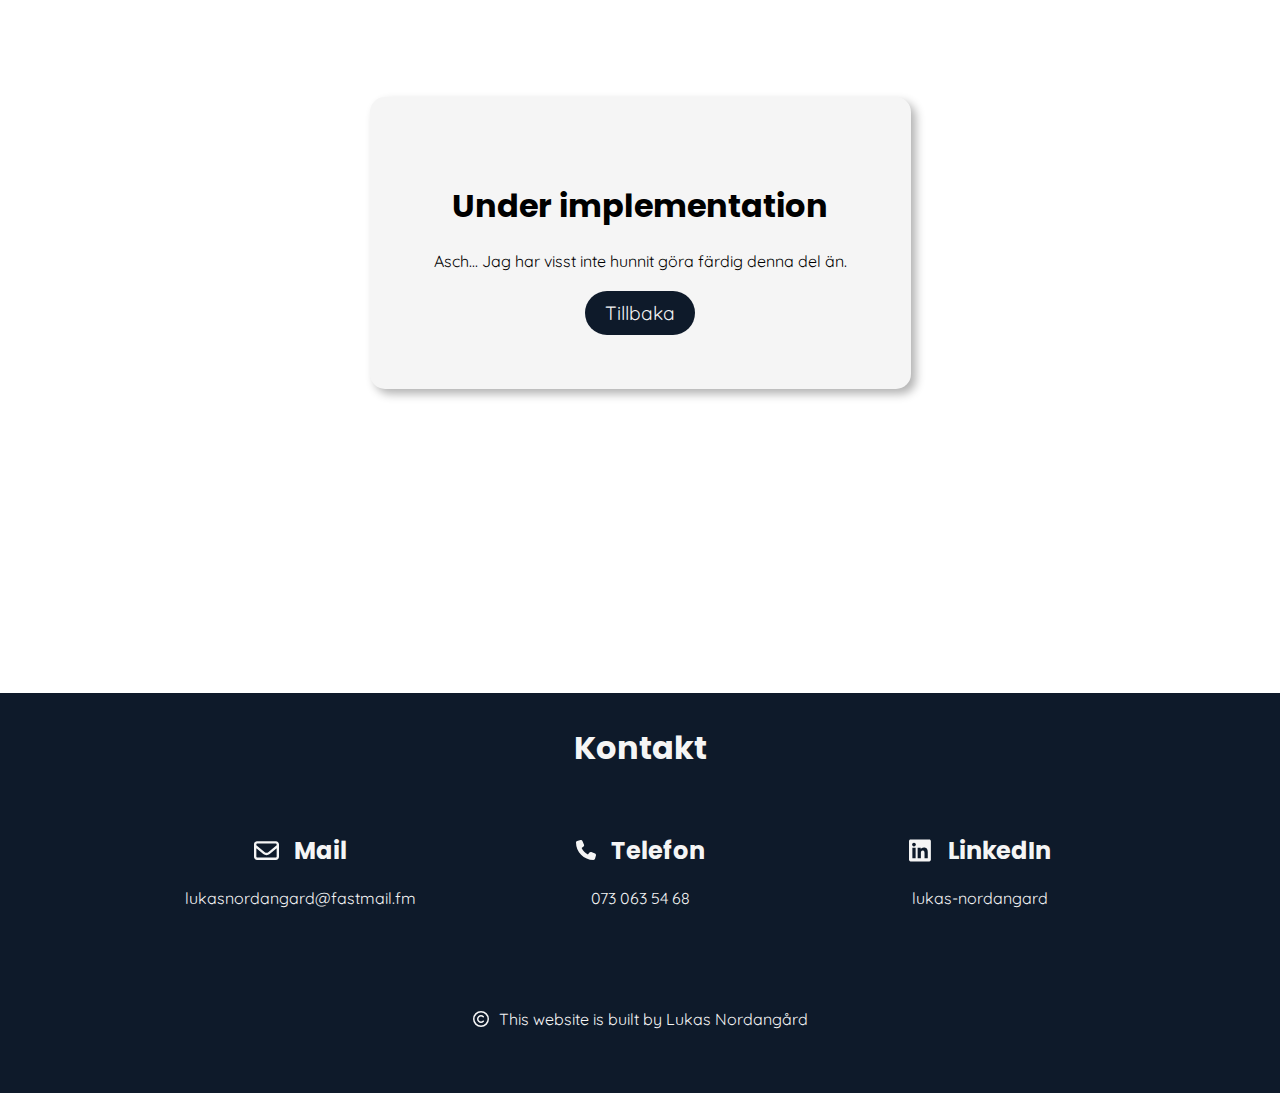
<file: portfolio.html>
<!DOCTYPE html>
<html lang="sv">

<head>
    <meta charset="UTF-8">
    <meta name="author" content="Lukas Nordangård">
    <meta name="viewport" content="width=device-width, initial-scale=1.0">
    <link rel="preconnect" href="https://fonts.googleapis.com">
    <link rel="preconnect" href="https://fonts.gstatic.com" crossorigin>
    <link href="https://fonts.googleapis.com/css2?family=Poppins:wght@800&family=Quicksand&display=swap" rel="stylesheet">
    <link rel="stylesheet" href="styles.css">
    <title>Portfolio</title>
</head>

<body>
    <div class="container">
        <div class="project-top-container">
            <div class="project-introduction-container">
                <div class="project-introduction-text-container">
                    <div class="project-text-blobb">
                        <img src="imgs/projectTextBlobb.png" alt="Projekt blobb">
                        <div class="project-introduction-text">
                            <h1>Portfolio</h1>
                            <p>Kul att du tar dig tiden att kika på mina projekt! Denna portfolio har jag skapat för att alla som vill lättare ska få en inblick i vad jag kan och vad jag gjort. Samtidigt är det ett roligt sidoprojekt för mig som gillar webbutveckling.</p>
                        </div>    
                    </div>
                </div>
                <div class="project-logo-blobb">
                    <img src="imgs/Portfolio/portfolioBlobbs.png"  alt="Projekt blobb">
                </div>
            </div>
        </div>

        <div class="project-view-container">
            <div class="project-view-content">
                <a class="back-btn" href="index.html">
                    <p>Tillbaka</p>
                </a> 

                <div class="info-container">
                    <div class="info-item">
                        <div class="info-item-title">
                            <svg xmlns="http://www.w3.org/2000/svg" height="20" viewBox="0 0 512 512"><!--!Font Awesome Free 6.5.1 by @fontawesome - https://fontawesome.com License - https://fontawesome.com/license/free Copyright 2024 Fonticons, Inc.--><path d="M464 256A208 208 0 1 1 48 256a208 208 0 1 1 416 0zM0 256a256 256 0 1 0 512 0A256 256 0 1 0 0 256zM232 120V256c0 8 4 15.5 10.7 20l96 64c11 7.4 25.9 4.4 33.3-6.7s4.4-25.9-6.7-33.3L280 243.2V120c0-13.3-10.7-24-24-24s-24 10.7-24 24z"/></svg>
                            <h2>Tidsåtgång</h2>
                        </div>
                        <p>Kontinuerligt</p>
                    </div>
                    <div class="info-item">
                        <div class="info-item-title">
                            <svg xmlns="http://www.w3.org/2000/svg" height="20" viewBox="0 0 448 512"><!--!Font Awesome Free 6.5.1 by @fontawesome - https://fontawesome.com License - https://fontawesome.com/license/free Copyright 2024 Fonticons, Inc.--><path d="M96 128a128 128 0 1 0 256 0A128 128 0 1 0 96 128zm94.5 200.2l18.6 31L175.8 483.1l-36-146.9c-2-8.1-9.8-13.4-17.9-11.3C51.9 342.4 0 405.8 0 481.3c0 17 13.8 30.7 30.7 30.7H162.5c0 0 0 0 .1 0H168 280h5.5c0 0 0 0 .1 0H417.3c17 0 30.7-13.8 30.7-30.7c0-75.5-51.9-138.9-121.9-156.4c-8.1-2-15.9 3.3-17.9 11.3l-36 146.9L238.9 359.2l18.6-31c6.4-10.7-1.3-24.2-13.7-24.2H224 204.3c-12.4 0-20.1 13.6-13.7 24.2z"/></svg>
                            <h2>Arbetsroll</h2>
                        </div>
                        <p>Designer | Utvecklare</p>
                    </div>
                    <div class="info-item">
                        <div class="info-item-title">
                            <svg xmlns="http://www.w3.org/2000/svg" height="20" viewBox="0 0 512 512"><!--!Font Awesome Free 6.5.1 by @fontawesome - https://fontawesome.com License - https://fontawesome.com/license/free Copyright 2024 Fonticons, Inc.--><path d="M78.6 5C69.1-2.4 55.6-1.5 47 7L7 47c-8.5 8.5-9.4 22-2.1 31.6l80 104c4.5 5.9 11.6 9.4 19 9.4h54.1l109 109c-14.7 29-10 65.4 14.3 89.6l112 112c12.5 12.5 32.8 12.5 45.3 0l64-64c12.5-12.5 12.5-32.8 0-45.3l-112-112c-24.2-24.2-60.6-29-89.6-14.3l-109-109V104c0-7.5-3.5-14.5-9.4-19L78.6 5zM19.9 396.1C7.2 408.8 0 426.1 0 444.1C0 481.6 30.4 512 67.9 512c18 0 35.3-7.2 48-19.9L233.7 374.3c-7.8-20.9-9-43.6-3.6-65.1l-61.7-61.7L19.9 396.1zM512 144c0-10.5-1.1-20.7-3.2-30.5c-2.4-11.2-16.1-14.1-24.2-6l-63.9 63.9c-3 3-7.1 4.7-11.3 4.7H352c-8.8 0-16-7.2-16-16V102.6c0-4.2 1.7-8.3 4.7-11.3l63.9-63.9c8.1-8.1 5.2-21.8-6-24.2C388.7 1.1 378.5 0 368 0C288.5 0 224 64.5 224 144l0 .8 85.3 85.3c36-9.1 75.8 .5 104 28.7L429 274.5c49-23 83-72.8 83-130.5zM56 432a24 24 0 1 1 48 0 24 24 0 1 1 -48 0z"/></svg>
                            <h2>Verktyg</h2>
                        </div>
                        <p>Figma | HTML | CSS | GitHub</p>
                    </div>
                </div>

                <div class="project-img">
                    <img src="imgs/Portfolio/portfolioUnits.png" alt="Portfolio">
                </div>

                <div class="not-done-container">
                    <div class="not-done-content">
                        <h1>Under implementation</h1>
                        <p>Asch... Jag har visst inte hunnit göra färdig denna del än.</p>   
                        <a href="index.html">Tillbaka</a> 
                    </div>
                </div>    
            </div>
        </div>

        <footer>
            <div id="kontakt" class="contact">
                <div class="contact-container">
                    <div class="contact-title">
                        <h1>Kontakt</h1>
                    </div>    
                    <div class="contact-content">
                        <div class="contact-item">
                            <div class="contact-item-title">
                                <svg stroke="currentColor" fill="currentColor" stroke-width="0" xmlns="http://www.w3.org/2000/svg" height="25" viewBox="0 0 512 512" style="color:whitesmoke;"><path d="M64 112c-8.8 0-16 7.2-16 16v22.1L220.5 291.7c20.7 17 50.4 17 71.1 0L464 150.1V128c0-8.8-7.2-16-16-16H64zM48 212.2V384c0 8.8 7.2 16 16 16H448c8.8 0 16-7.2 16-16V212.2L322 328.8c-38.4 31.5-93.7 31.5-132 0L48 212.2zM0 128C0 92.7 28.7 64 64 64H448c35.3 0 64 28.7 64 64V384c0 35.3-28.7 64-64 64H64c-35.3 0-64-28.7-64-64V128z"/></svg>
                                <h2>Mail</h2>
                            </div>
                            <a href="mailto:lukasnordangard@fastmail.fm">lukasnordangard@fastmail.fm</a>
                        </div>
                        <div class="contact-item">
                            <div class="contact-item-title">
                                <svg stroke="currentColor" fill="currentColor" stroke-width="0" xmlns="http://www.w3.org/2000/svg" height="20" viewBox="0 0 512 512" style="color:whitesmoke;"><path d="M164.9 24.6c-7.7-18.6-28-28.5-47.4-23.2l-88 24C12.1 30.2 0 46 0 64C0 311.4 200.6 512 448 512c18 0 33.8-12.1 38.6-29.5l24-88c5.3-19.4-4.6-39.7-23.2-47.4l-96-40c-16.3-6.8-35.2-2.1-46.3 11.6L304.7 368C234.3 334.7 177.3 277.7 144 207.3L193.3 167c13.7-11.2 18.4-30 11.6-46.3l-40-96z"/></svg>
                                <h2>Telefon</h2>
                            </div>
                            <a href="sms:0730635468">073 063 54 68</a>
                        </div>
                        <div class="contact-item">
                            <div class="contact-item-title">
                                <svg stroke="currentColor" fill="currentColor" stroke-width="0" xmlns="http://www.w3.org/2000/svg" height="25" viewBox="0 0 496 512" style="color:whitesmoke;"><path d="M416 32H31.9C14.3 32 0 46.5 0 64.3v383.4C0 465.5 14.3 480 31.9 480H416c17.6 0 32-14.5 32-32.3V64.3c0-17.8-14.4-32.3-32-32.3zM135.4 416H69V202.2h66.5V416zm-33.2-243c-21.3 0-38.5-17.3-38.5-38.5S80.9 96 102.2 96c21.2 0 38.5 17.3 38.5 38.5 0 21.3-17.2 38.5-38.5 38.5zm282.1 243h-66.4V312c0-24.8-.5-56.7-34.5-56.7-34.6 0-39.9 27-39.9 54.9V416h-66.4V202.2h63.7v29.2h.9c8.9-16.8 30.6-34.5 62.9-34.5 67.2 0 79.7 44.3 79.7 101.9V416z"/></svg>
                                <h2>LinkedIn</h2>
                            </div>
                            <a href="https://www.linkedin.com/in/lukas-nordangard/">lukas-nordangard</a>
                        </div>
                    </div>  
                    <div class="copyright">
                        <svg stroke="currentColor" fill="currentColor" stroke-width="0" xmlns="http://www.w3.org/2000/svg" height="16" viewBox="0 0 512 512" style="color:whitesmoke;"><path d="M256 48a208 208 0 1 1 0 416 208 208 0 1 1 0-416zm0 464A256 256 0 1 0 256 0a256 256 0 1 0 0 512zM199.4 312.6c-31.2-31.2-31.2-81.9 0-113.1s81.9-31.2 113.1 0c9.4 9.4 24.6 9.4 33.9 0s9.4-24.6 0-33.9c-50-50-131-50-181 0s-50 131 0 181s131 50 181 0c9.4-9.4 9.4-24.6 0-33.9s-24.6-9.4-33.9 0c-31.2 31.2-81.9 31.2-113.1 0z"/></svg>
                        <p> This website is built by Lukas Nordangård</p>
                    </div>      
                </div>
            </div>    
        </footer>
    </div>

</body>

</html>
</file>
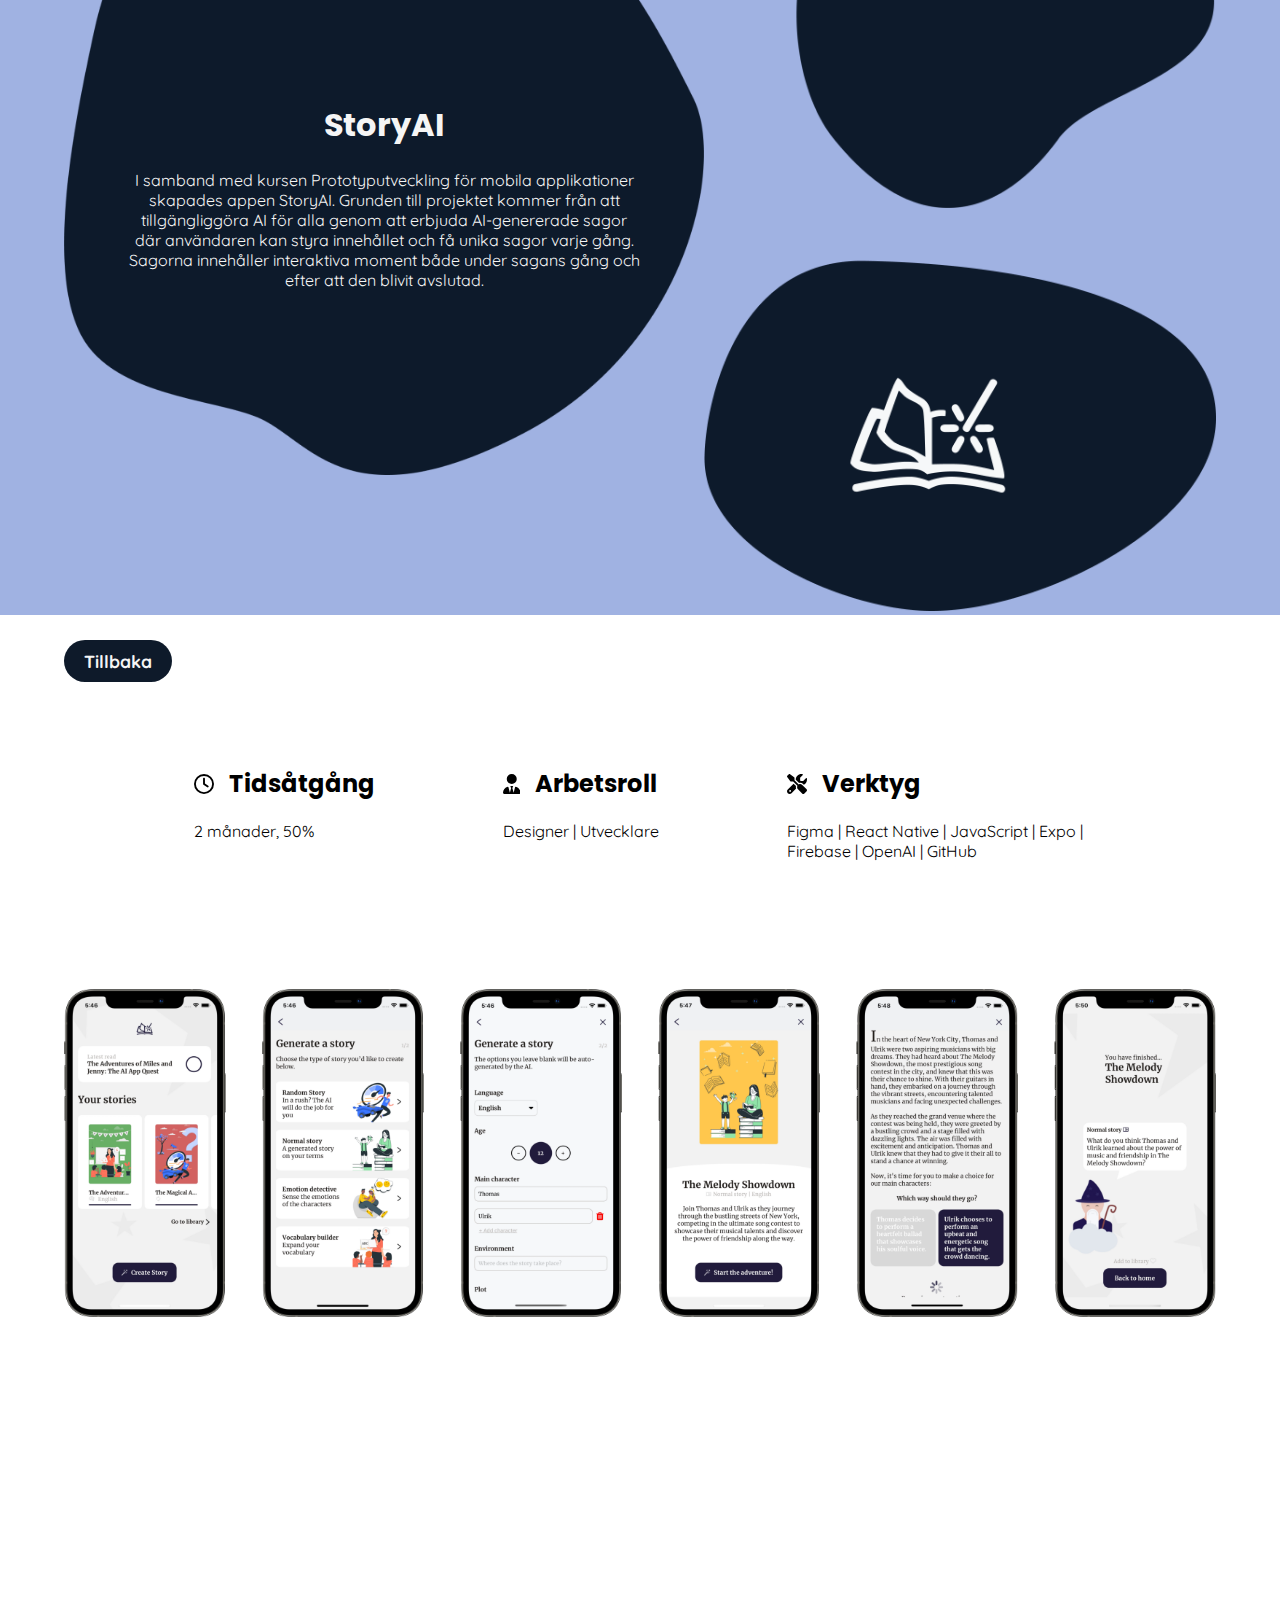
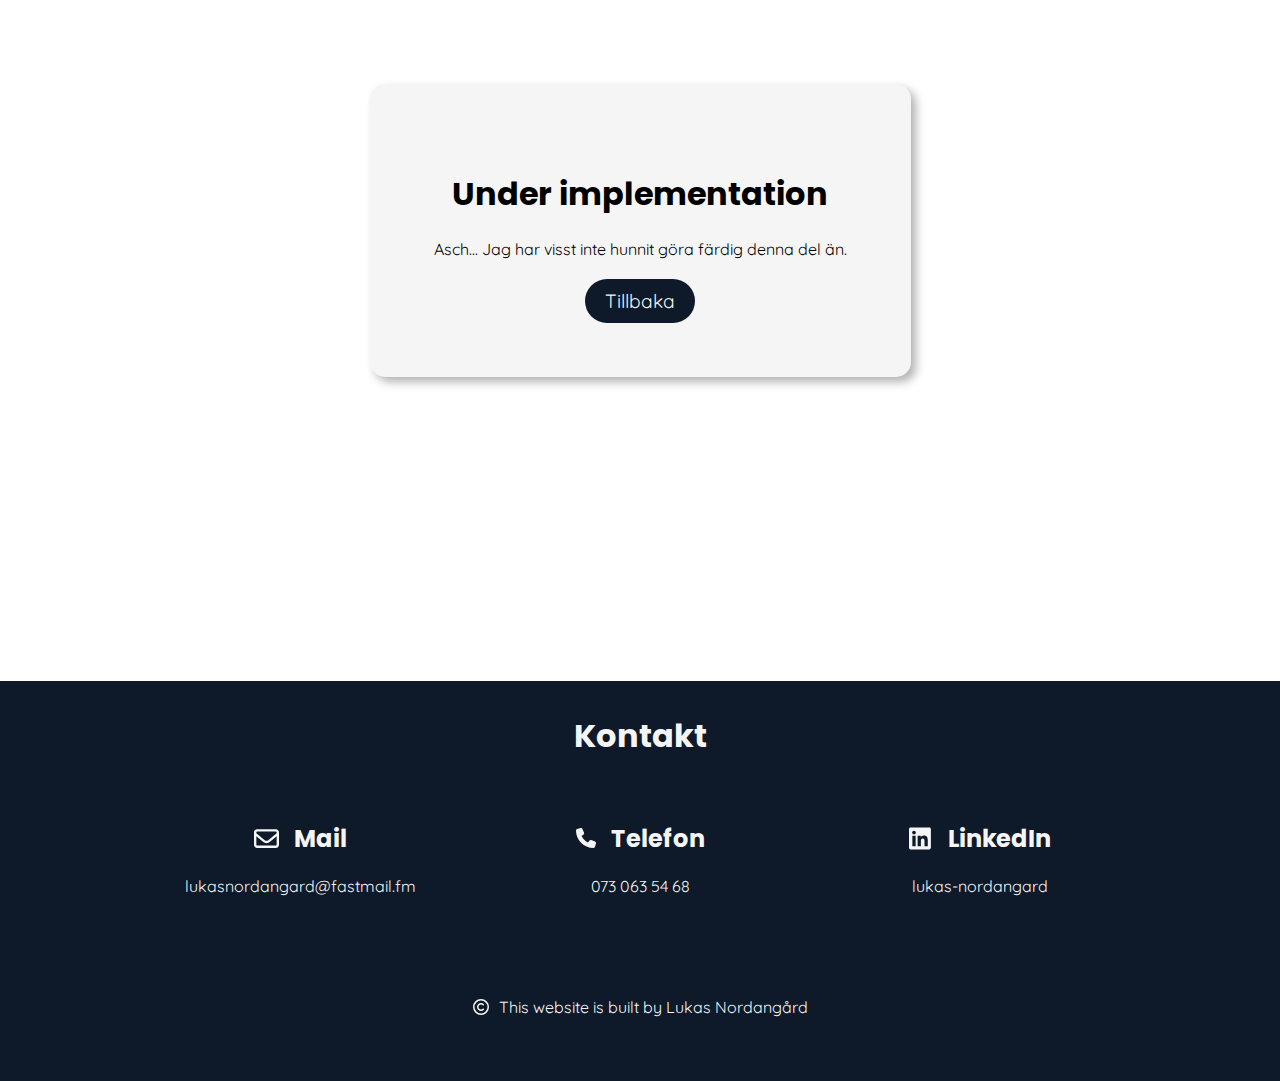
<file: storyAi.html>
<!DOCTYPE html>
<html lang="sv">

<head>
    <meta charset="UTF-8">
    <meta name="author" content="Lukas Nordangård">
    <meta name="viewport" content="width=device-width, initial-scale=1.0">
    <link rel="preconnect" href="https://fonts.googleapis.com">
    <link rel="preconnect" href="https://fonts.gstatic.com" crossorigin>
    <link href="https://fonts.googleapis.com/css2?family=Poppins:wght@800&family=Quicksand&display=swap" rel="stylesheet">
    <link rel="stylesheet" href="styles.css">
    <title>StoryAI</title>
</head>

<body>

    <div class="container">
        <div class="project-top-container">
            <div class="project-introduction-container">
                <div class="project-introduction-text-container">
                    <div class="project-text-blobb">
                        <img src="imgs/projectTextBlobb.png"  alt="Projekt blobb">
                        <div class="project-introduction-text">
                            <h1>StoryAI</h1>
                            <p>I samband med kursen Prototyputveckling för mobila applikationer skapades appen StoryAI. Grunden till projektet kommer från att tillgängliggöra AI för alla genom att erbjuda AI-genererade sagor där användaren kan styra innehållet och få unika sagor varje gång. Sagorna innehåller interaktiva moment både under sagans gång och efter att den blivit avslutad.</p>
                        </div>    
                    </div>
                </div>
                <div class="project-logo-blobb">
                    <img src="imgs/StoryAI/storyAiBlobbs.png"  alt="Projekt blobb">
                </div>
            </div>
        </div>

        <div class="project-view-container">
            <div class="project-view-content">
                <a class="back-btn" href="index.html">
                    <p>Tillbaka</p>
                </a> 

                <div class="info-container">
                    <div class="info-item">
                        <div class="info-item-title">
                            <svg xmlns="http://www.w3.org/2000/svg" height="20" viewBox="0 0 512 512"><!--!Font Awesome Free 6.5.1 by @fontawesome - https://fontawesome.com License - https://fontawesome.com/license/free Copyright 2024 Fonticons, Inc.--><path d="M464 256A208 208 0 1 1 48 256a208 208 0 1 1 416 0zM0 256a256 256 0 1 0 512 0A256 256 0 1 0 0 256zM232 120V256c0 8 4 15.5 10.7 20l96 64c11 7.4 25.9 4.4 33.3-6.7s4.4-25.9-6.7-33.3L280 243.2V120c0-13.3-10.7-24-24-24s-24 10.7-24 24z"/></svg>
                            <h2>Tidsåtgång</h2>
                        </div>
                        <p>2 månader, 50%</p>
                    </div>
                    <div class="info-item">
                        <div class="info-item-title">
                            <svg xmlns="http://www.w3.org/2000/svg" height="20" viewBox="0 0 448 512"><!--!Font Awesome Free 6.5.1 by @fontawesome - https://fontawesome.com License - https://fontawesome.com/license/free Copyright 2024 Fonticons, Inc.--><path d="M96 128a128 128 0 1 0 256 0A128 128 0 1 0 96 128zm94.5 200.2l18.6 31L175.8 483.1l-36-146.9c-2-8.1-9.8-13.4-17.9-11.3C51.9 342.4 0 405.8 0 481.3c0 17 13.8 30.7 30.7 30.7H162.5c0 0 0 0 .1 0H168 280h5.5c0 0 0 0 .1 0H417.3c17 0 30.7-13.8 30.7-30.7c0-75.5-51.9-138.9-121.9-156.4c-8.1-2-15.9 3.3-17.9 11.3l-36 146.9L238.9 359.2l18.6-31c6.4-10.7-1.3-24.2-13.7-24.2H224 204.3c-12.4 0-20.1 13.6-13.7 24.2z"/></svg>
                            <h2>Arbetsroll</h2>
                        </div>
                        <p>Designer | Utvecklare</p>
                    </div>
                    <div class="info-item">
                        <div class="info-item-title">
                            <svg xmlns="http://www.w3.org/2000/svg" height="20" viewBox="0 0 512 512"><!--!Font Awesome Free 6.5.1 by @fontawesome - https://fontawesome.com License - https://fontawesome.com/license/free Copyright 2024 Fonticons, Inc.--><path d="M78.6 5C69.1-2.4 55.6-1.5 47 7L7 47c-8.5 8.5-9.4 22-2.1 31.6l80 104c4.5 5.9 11.6 9.4 19 9.4h54.1l109 109c-14.7 29-10 65.4 14.3 89.6l112 112c12.5 12.5 32.8 12.5 45.3 0l64-64c12.5-12.5 12.5-32.8 0-45.3l-112-112c-24.2-24.2-60.6-29-89.6-14.3l-109-109V104c0-7.5-3.5-14.5-9.4-19L78.6 5zM19.9 396.1C7.2 408.8 0 426.1 0 444.1C0 481.6 30.4 512 67.9 512c18 0 35.3-7.2 48-19.9L233.7 374.3c-7.8-20.9-9-43.6-3.6-65.1l-61.7-61.7L19.9 396.1zM512 144c0-10.5-1.1-20.7-3.2-30.5c-2.4-11.2-16.1-14.1-24.2-6l-63.9 63.9c-3 3-7.1 4.7-11.3 4.7H352c-8.8 0-16-7.2-16-16V102.6c0-4.2 1.7-8.3 4.7-11.3l63.9-63.9c8.1-8.1 5.2-21.8-6-24.2C388.7 1.1 378.5 0 368 0C288.5 0 224 64.5 224 144l0 .8 85.3 85.3c36-9.1 75.8 .5 104 28.7L429 274.5c49-23 83-72.8 83-130.5zM56 432a24 24 0 1 1 48 0 24 24 0 1 1 -48 0z"/></svg>
                            <h2>Verktyg</h2>
                        </div>
                        <div class="tools">
                            <p>Figma | React Native | JavaScript | Expo | Firebase | OpenAI | GitHub</p>
                        </div>
                    </div>
                </div>

                <div class="project-img">
                    <img src="imgs/StoryAI/storyaiUnits.png" alt="StoryAI">
                </div>

                <div class="not-done-container">
                    <div class="not-done-content">
                        <h1>Under implementation</h1>
                        <p>Asch... Jag har visst inte hunnit göra färdig denna del än.</p>   
                        <a href="index.html">Tillbaka</a> 
                    </div>
                </div>    
            </div>
        </div>

        <footer>
            <div id="kontakt" class="contact">
                <div class="contact-container">
                    <div class="contact-title">
                        <h1>Kontakt</h1>
                    </div>    
                    <div class="contact-content">
                        <div class="contact-item">
                            <div class="contact-item-title">
                                <svg stroke="currentColor" fill="currentColor" stroke-width="0" xmlns="http://www.w3.org/2000/svg" height="25" viewBox="0 0 512 512" style="color:whitesmoke;"><path d="M64 112c-8.8 0-16 7.2-16 16v22.1L220.5 291.7c20.7 17 50.4 17 71.1 0L464 150.1V128c0-8.8-7.2-16-16-16H64zM48 212.2V384c0 8.8 7.2 16 16 16H448c8.8 0 16-7.2 16-16V212.2L322 328.8c-38.4 31.5-93.7 31.5-132 0L48 212.2zM0 128C0 92.7 28.7 64 64 64H448c35.3 0 64 28.7 64 64V384c0 35.3-28.7 64-64 64H64c-35.3 0-64-28.7-64-64V128z"/></svg>
                                <h2>Mail</h2>
                            </div>
                            <a href="mailto:lukasnordangard@fastmail.fm">lukasnordangard@fastmail.fm</a>
                        </div>
                        <div class="contact-item">
                            <div class="contact-item-title">
                                <svg stroke="currentColor" fill="currentColor" stroke-width="0" xmlns="http://www.w3.org/2000/svg" height="20" viewBox="0 0 512 512" style="color:whitesmoke;"><path d="M164.9 24.6c-7.7-18.6-28-28.5-47.4-23.2l-88 24C12.1 30.2 0 46 0 64C0 311.4 200.6 512 448 512c18 0 33.8-12.1 38.6-29.5l24-88c5.3-19.4-4.6-39.7-23.2-47.4l-96-40c-16.3-6.8-35.2-2.1-46.3 11.6L304.7 368C234.3 334.7 177.3 277.7 144 207.3L193.3 167c13.7-11.2 18.4-30 11.6-46.3l-40-96z"/></svg>
                                <h2>Telefon</h2>
                            </div>
                            <a href="sms:0730635468">073 063 54 68</a>
                        </div>
                        <div class="contact-item">
                            <div class="contact-item-title">
                                <svg stroke="currentColor" fill="currentColor" stroke-width="0" xmlns="http://www.w3.org/2000/svg" height="25" viewBox="0 0 496 512" style="color:whitesmoke;"><path d="M416 32H31.9C14.3 32 0 46.5 0 64.3v383.4C0 465.5 14.3 480 31.9 480H416c17.6 0 32-14.5 32-32.3V64.3c0-17.8-14.4-32.3-32-32.3zM135.4 416H69V202.2h66.5V416zm-33.2-243c-21.3 0-38.5-17.3-38.5-38.5S80.9 96 102.2 96c21.2 0 38.5 17.3 38.5 38.5 0 21.3-17.2 38.5-38.5 38.5zm282.1 243h-66.4V312c0-24.8-.5-56.7-34.5-56.7-34.6 0-39.9 27-39.9 54.9V416h-66.4V202.2h63.7v29.2h.9c8.9-16.8 30.6-34.5 62.9-34.5 67.2 0 79.7 44.3 79.7 101.9V416z"/></svg>
                                <h2>LinkedIn</h2>
                            </div>
                            <a href="https://www.linkedin.com/in/lukas-nordangard/">lukas-nordangard</a>
                        </div>
                    </div>  
                    <div class="copyright">
                        <svg stroke="currentColor" fill="currentColor" stroke-width="0" xmlns="http://www.w3.org/2000/svg" height="16" viewBox="0 0 512 512" style="color:whitesmoke;"><path d="M256 48a208 208 0 1 1 0 416 208 208 0 1 1 0-416zm0 464A256 256 0 1 0 256 0a256 256 0 1 0 0 512zM199.4 312.6c-31.2-31.2-31.2-81.9 0-113.1s81.9-31.2 113.1 0c9.4 9.4 24.6 9.4 33.9 0s9.4-24.6 0-33.9c-50-50-131-50-181 0s-50 131 0 181s131 50 181 0c9.4-9.4 9.4-24.6 0-33.9s-24.6-9.4-33.9 0c-31.2 31.2-81.9 31.2-113.1 0z"/></svg>
                        <p> This website is built by Lukas Nordangård</p>
                    </div>      
                </div>
            </div>
        </footer>    
    </div>

</body>

</html>
</file>
<file: styles.css>
body {
    margin: 0;
}

.container {
    margin: 0;
}

.links a {
    font-family: 'Poppins', Arial, sans-serif;
    font-size: 1em;
}

h1 {
    font-family: 'Poppins', Arial, sans-serif;
    font-size: 2em;
}

h2 {
    font-family: 'Poppins', Arial, sans-serif;
    font-size: 1.5em;
}

p {
    font-family: 'Quicksand', Arial, sans-serif;
    font-size: 1em;
}

header {
    background-color: #A0B2E2;
}

footer {
    background-color: #0E1A2A;
}


/*Lista under inflytande utav en media query*/
.horizontal-list {
    list-style-type: none;
    padding: 0;
    margin: 0;
    display: flex;
}

.horizontal-list li {
    margin-right: 10px;
    font-family: 'Quicksand', Arial, sans-serif;
    font-size: 1em;
}

/* Media query för att ändra till vertikal lista vid behov */
@media screen and (max-width: 768px) {
    .horizontal-list {
        flex-direction: column;
    }

    .horizontal-list li {
        margin-right: 0;
        margin-bottom: 10px;
    }
}

/*=============== Top container ===============*/


.top-container {
    /*background-image: url('imgs/background.png');*/
    background-color: #A0B2E2;
    background-size: cover;
    background-position: center;
    display: flex;
    flex-direction: column;
    align-items: center;
    justify-content: center;
}

/*=============== nav ===============*/

.topnav{
    width: 100%;
    height: 50px;
    margin: 0;
    display: flex;
    flex-direction: row;
    align-items: center;
    justify-content: center;
}

.links{
    margin: 15px;
}

.links a {
    text-decoration: none;
    color: #0E1A2A;
    margin-left: 20px;
    margin-right: 20px;
    transition: font-size 0.3s ease;
}

.links a:hover {
    font-size: 1.3em;
}

@media screen and (max-width: 450px) {
    .top-container {
        background-color: #A0B2E2;
        background-image: none;
    }

    .links a {
        margin-left: 5px;
        margin-right: 5px;
    }
}

/*=============== Introduction ===============*/

.introduction-container {
    display: flex;
    justify-content: space-between;
    max-width: 1500px;
}

.introduction-text-container {
    position: relative;
    width: 40%;
    margin-left: 10%;
    margin-bottom: 10%;
    display: flex;
    justify-content: center;
    align-items: center;
}

.introduction-text-container img {
    width: 100%;
    margin: 0;
}

.introduction-text {
    position: absolute;
    top: 50%;
    left: 50%;
    transform: translate(-50%, -50%);
    width: 70%;
    display: flex;
    flex-direction: column;
}

.introduction-text p {
    color: whitesmoke;
    margin: 0;
}

.introduction-text h1 {
    color: whitesmoke;
    margin: 0;
    margin-bottom: 3%;
}


.lukas-img {
    width: 40%;
    display: flex;
    margin-right: 10%;
    margin-top: 10%;
}

.lukas-img img {
    margin: 0;
    width: 100%;
}

@media screen and (min-width: 1501px) {
    .content-container {
        display: flex;
        flex-direction: column;
        align-items: center;
        justify-content: center;    
    }
}

@media screen and (max-width: 1000px) {
    .introduction-text h1 {
        font-size: 1.5em;
    }

    .introduction-text p {
        font-size: 0.9em;
    }
}

@media screen and (max-width: 768px) {
    .introduction-container {
        flex-direction: column;
        align-items: center;
    }

    .introduction-text-container {
        width: 60%;
        margin: 0;
        margin-top: 5%;
    }

    .introduction-text{
        display: flex;
        text-align: center;
        width: 80%;
    }

    .lukas-img {
        margin: 0;
        width: 70%;
        margin-top: 5%;
    }    
}

@media screen and (max-width: 560px) {
    .introduction-text h1 {
        font-size: 1.3em;
    }

    .introduction-text p {
        font-size: 0.8em;
    }
}

@media screen and (max-width: 450px) {
    .blobb-img {
        display: none;
    }

    .introduction-text {
        position: static;
        transform: none;
        width: 100%;
        margin-top: 15%;
    }

    .introduction-text h1 {
        font-size: 1.8em;
        color: #0E1A2A;
    }

    .introduction-text p {
        font-size: 1em;
        color: #0E1A2A;
        font-weight: bolder;
    }
}


/*=============== Om mig ===============*/

.bio-container {
    margin: 5%;
}

.bio-title {
    display: flex;
    justify-content: center;
    margin-top: 2%;
    margin-bottom: 2%;
}

.bio-title h1 {
    margin: 0;
}

.bio-content {
    flex-direction: column;
    max-width: 1500px;
}

.bio-img-text-container {
    display: flex;
    flex-direction: row;
    justify-content: space-between;
    align-items: center;
}

.bio-img {
    width: 30%;
}

.bio-img img {
    width: 100%;
}

.bio-text {
    width: 60%;
}

.bio-text p {
    margin-bottom: 10px;
    text-align: justify;
}

.channels {
    display: flex;
    flex-direction: row;
    justify-content: start;
}

.channel {
    margin-right: 5%;
    transition: transform 0.3s ease; /* Add transition for smooth animation */
}

.channel:hover {
    transform: rotate(-10deg); /* Rotate the channel item 360 degrees on hover */
}

.channel a:hover {
    stroke: #A0B2E2;
    fill: #A0B2E2;
}
.main-skills-container{
    margin-top: 5%;
    display: flex;
    align-items: start;
    justify-content: center;
}

.main-skill-item{
    width: 300px;
    margin: 20px;
    display: flex;
    align-items: center;
    justify-content: center;
    text-align: center;
    flex-direction: column;
}

.main-skill-item h2, p {
    margin: 0;
}

.main-skill-item h2 {
    margin: 3%;
}

@media screen and (max-width: 1000px) {
    .bio-img-text-container {
        flex-direction: column-reverse;
    }

    .bio-img {
        width: 50%;
        margin-top: 5%;
    }    

    .bio-text {
        text-align: center;
        width: 80%;
    }

    .channels {
        justify-content: center;
    }   
    
    .channel {
            margin-right: 5%;
            margin-left: 5%;
    }    
}

@media screen and (max-width: 768px) {
    .main-skills-container{
        flex-direction: column;
        align-items: center;
    }
    
}

@media screen and (max-width: 450px) {
    .bio-text {
        width: 95%;
    }
    
    .bio-img {
        width: 80%;
        margin-top: 20%;
        margin-bottom: 20%;
    }
}


/*=============== Projekt ===============*/

.project-container {
    margin: 10%;
    max-width: 1500px;
}

.project-title {
    margin-top: 10%;
    display: flex;
    justify-content: center;
}

/* Base styles for all screen sizes */
.projects-grid {
    display: grid;
    grid-template-columns: repeat(auto-fill, minmax(250px, 1fr));
    gap: 30px;
}

.projects-grid a {
    text-decoration: none;
    color: canvastext;
}

.projects-grid a:hover {
    color: #A0B2E2;
    font-weight:bolder;
}

.project-grid-element {
    text-align: center;
}
  
.project-grid-element > img {
    inline-size: 100%;
    aspect-ratio: 4 / 3;
    object-fit: cover;
}
  
.project-grid-element-title {
    display: flex;
    justify-content: center;
    text-align: center;
    margin: 0;
    margin-top: 2%;
}

.project-grid-element-text {
    display: flex;
    text-align: center;
    margin: 0;
    margin-top: 2%;
}

.project-grid-element-more{
    margin-top: 10px;
    text-decoration:underline;
    font-weight: bold;
}

/* Responsive styles for screens above 768px */
@media (min-width: 769px) {
    .projects-grid {
        grid-template-columns: repeat(3, 1fr);
    }
}

/* Responsive styles for screens between 561px and 768px */
@media (min-width: 561px) and (max-width: 768px) {
    .projects-grid {
        grid-template-columns: repeat(2, 1fr);
        margin: 0;
        margin-bottom: 5%;    
    }

    .project-container {
        margin-bottom: 20%;
    }    
}

/* Responsive styles for screens below 560px */
@media (max-width: 560px) {
    .projects-grid {
        grid-template-columns: 1fr;
    }
}


/*=============== Kontakt ===============*/

.contact {
    display: flex;
    align-items: center;
    justify-content: center;
}

.contact p {
    color: whitesmoke;
}

.contact-container {
    padding-left: 5%;
    padding-right: 5%;
    padding-bottom: 5%;
}

.contact-title {
    display: flex;
    justify-content: center;
}

.contact-title h1 {
    color: whitesmoke;
    margin-top: 3%;
}

.contact-content{
    display: flex;
    align-items: center;
    justify-content: center;
    max-width: 1500px;
}

.contact-item {
    width: 300px;
    margin: 20px;
    display: flex;
    align-items: center;
    justify-content: center;
    text-align: center;
    flex-direction: column;
}

.contact-item h2 {
    color: whitesmoke;
    margin-left: 15px;
}

.contact-item a {
    color: whitesmoke;
    text-decoration: none;
    font-family: 'Quicksand', Arial, sans-serif;
    margin: 0;
    transition: font-weight 0.3s ease;
}

.contact-item a:hover {
    font-weight: bold;
}

.contact-item p {
    margin: 0;
}

.contact-item-title {
    display: flex;
    flex-direction: row;
    align-items: center;
}

.copyright {
    margin-top: 8%;
    display: flex;
    flex-direction: row;
    justify-content: center;
    align-items: center;
}

.copyright p {
    margin-left: 10px;
}

@media screen and (max-width: 1000px) {
    .contact-item {
        width: 200px;
    }
}

@media screen and (max-width: 768px) {
    .contact-content{
        flex-direction: column;
    }
}


/*=============== not-done-container ===============*/

.not-done-container{
    height: 100vh;
    display: flex;
    justify-content: center;
    align-items: center;
}

.not-done-content{
    background-color: whitesmoke;
    border-radius: 15px;
    padding: 5%;
    box-shadow: 5px 5px 10px rgba(0, 0, 0, 0.3);
    justify-content: center;
    align-items: center;
    text-align: center;
    margin: 10%;
}

.not-done-content p{
    margin-bottom: 30px;
}

.not-done-content a{
    font-size: 1.2em;
    text-decoration: none;
    font-family: 'Quicksand', Arial, sans-serif;;
    font-weight: bolder§;
    color: whitesmoke;
    background-color: #0E1A2A;
    padding: 10px;
    padding-left: 20px;
    padding-right: 20px;
    border-radius: 50px;
}

/*=============== Project view ===============*/

.project-top-container {
    background-color: #A0B2E2;
    display: flex;
    flex-direction: column;
    justify-content: center;
}

.bimctrl{
    background-image: url('imgs/BIMctrl/floorplan2.png');
    background-size: cover;
    background-position: center;
}

.minna{
    background-image: url('imgs/minna/background.png');
    background-size: cover;
    background-position: center;
}

.project-introduction-container{
    display: flex;
    justify-content: center;
}

.project-introduction-content{
    display: flex;
    flex-direction: row;
    justify-content: center;
}

.project-introduction-text-container{
    position: relative;
    width: 50%;
    display: flex;
    justify-content: center;

}

.project-text-blobb {
    width: 100%;
}

.project-logo-blobb {
    width: 40%;
}

.project-text-blobb img{
    width: 100%;
}

.project-logo-blobb img{
    width: 100%;
}

.project-introduction-text {
    position: absolute;
    top: 30%;
    left: 50%;
    transform: translate(-50%, -50%);
    width: 80%;
    max-height: 70%;
    overflow: hidden;
    display: flex;
    flex-direction: column;
    text-align: center;
}

.project-introduction-text h1 {
    color: whitesmoke;
}

.project-introduction-text p {
    color: whitesmoke;
}

@media screen and (min-width: 1501px) {
    .project-introduction-container {
        width: 1500px;
        margin: 0 auto; /* Center the content horizontally */
    }
}

@media only screen and (max-width: 1000px) {
    .project-introduction-text h1 {
        margin-bottom: 0;
    }

    .project-introduction-text p {
        font-size: 0.9em;
    }
}

@media only screen and (max-width: 768px) {

    .project-introduction-text-container{
        width: 80%;
        margin-bottom: 10%;
    }

    .project-logo-blobb{
        display: none;
    }

    .project-introduction-text {
        position: absolute;
        top: 40%;
        left: 50%;
        transform: translate(-50%, -50%);
        width: 80%;
        max-height: 90%;
        overflow: hidden;
        display: flex;
        flex-direction: column;
        text-align: center;
    }    

    .project-introduction-text p {
        font-size: 1em;
    }
}

@media only screen and (max-width: 480px) {

    .project-introduction-text-container{
        width: 90%;
        margin-bottom: 10%;
    }

    .project-introduction-text h1 {
        font-size: 1.2em;
    }

    .project-introduction-text p {
        font-size: 0.8em;
    }
}



/*=============== Back btn ===============*/

.project-content {
    margin: 0;
}

.back-btn {
    margin: 5%;
    margin-top: 2%;
    background-color: #0E1A2A;
    border-radius: 50px;
    width: fit-content;
    display: flex;
    justify-content: center;
    align-items: center;
    text-decoration: none;
}

.back-btn p {
    font-size: 1.1em;
    font-family: 'Quicksand', Arial, sans-serif;;
    font-weight: bolder;
    color: whitesmoke;
    margin: 10px;
    margin-left: 20px;
    margin-right: 20px;
}

/*=============== info-container ===============*/

.info-container{
    display: flex;
    justify-content: center;
    align-items: start;
    flex-direction: row;
}

.info-item{
    margin: 5%;
    margin-top: 0;
}

.info-item-title{
    display: flex;
    align-items: center;
    flex-direction: row;
}

.info-item-title h2 {
    margin-left: 15px;
}

.tools{
    display: flex;
    flex-direction: row;
    max-width: 300px;
}

@media only screen and (max-width: 768px) {
    .info-container{
        display: flex;
        align-items: center;
        justify-content: center;
        flex-direction: column;
    }

    .info-item{
        text-align: center;
    }

    .info-item-title{
        justify-content: center;
    }
}

@keyframes rotateAstronaut1 {
    0% {
        transform: rotate(0deg);
    }
    100% {
        transform: rotate(360deg);
    }
}

@keyframes rotateAstronaut2 {
    0% {
        transform: rotate(0deg);
    }
    100% {
        transform: rotate(-360deg);
    }
}

.astronaut-container-1 {
    display: flex;
    width: auto;
    justify-content: end;
    margin-right: 10%;
}

.astronaut-container-2 {
    display: flex;
    width: auto;
    justify-content: start;
    margin-left: 10%;
}

.astronaut {
    width: 100px;
    display: flex;
    justify-content: center;
}

#astronaut-1 {
    animation: rotateAstronaut1 10s linear infinite;
}

#astronaut-2 {
    animation: rotateAstronaut2 6s linear infinite;
}

.astronaut img {
    width: 100%;
}

.transparent-element-container {
    display: flex;
    justify-content: center;
    align-items: center;
}

.transparent-element {
    opacity: 0.5;
    background-color: blueviolet;
    padding: 20px;
    width: 300px;
    display: flex;
    justify-content: center;
    align-items: center;
    flex-direction: column;
}

.not-transparent-element{
    background-color: blueviolet;
    padding: 20px;
    width: 300px;
    display: flex;
    justify-content: center;
    align-items: center;
    flex-direction: column;
}

.transparent-element p{
    color: white;
    margin-bottom: 20px;
}

.not-transparent-element p{
    color: white;
    margin-bottom: 20px;
}

.project-img{
    display: flex;
    width: auto;
    margin: 5%;
    justify-content: center;
}

#memoApp2 {
    display: none;
}

.project-img img{
    width: 100%;
}

.project-img2{
    display: flex;
    width: auto;
    margin: 5%;
    justify-content: center;
}

.project-img2 img{
    width: 50%;
}

@media screen and (min-width: 1501px) {
    .project-view-container {
        display: flex;
        flex-direction: column;
        align-items: center;
        justify-content: center;    
    }

    .project-view-content {
        width: 1500px;
    }    
}

@media only screen and (max-width: 600px) {
    #memoApp1 {
        display: none;
    }

    #memoApp2 {
        display: flex;
    }        
}
</file>
